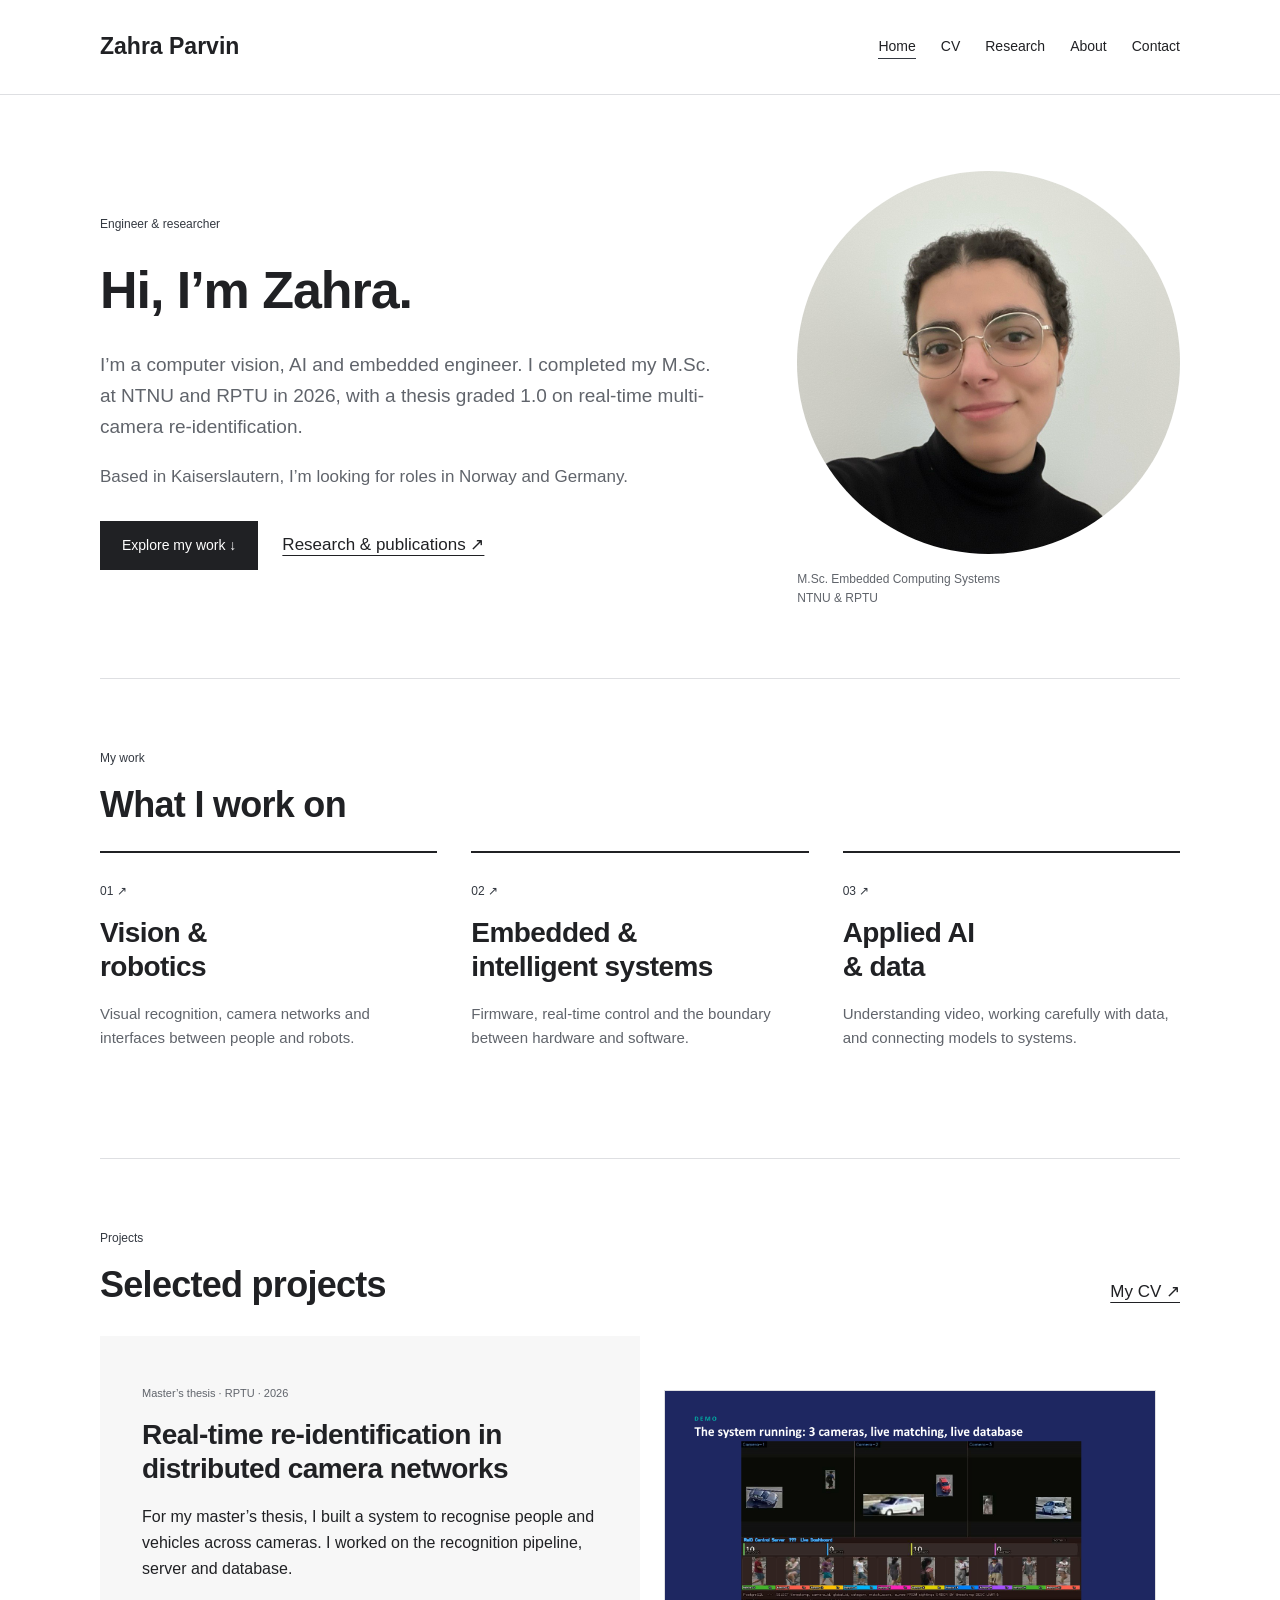
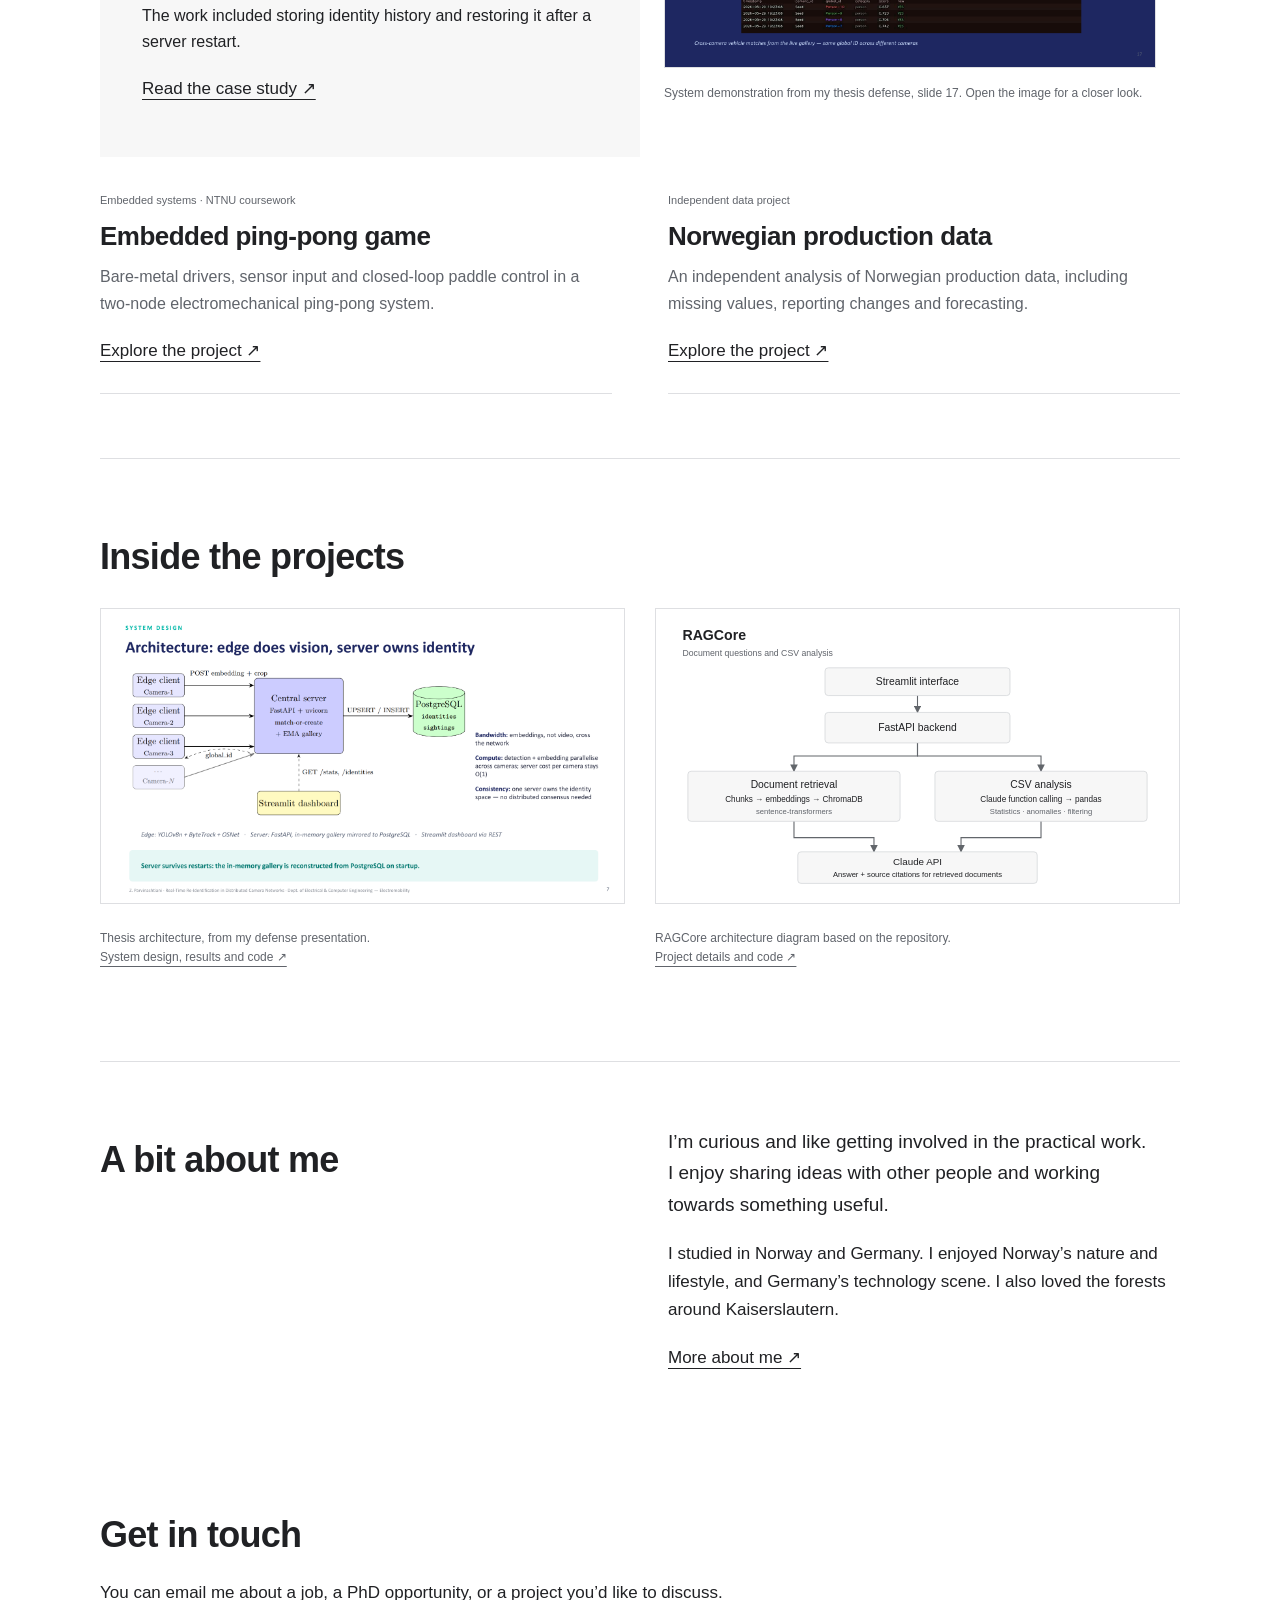
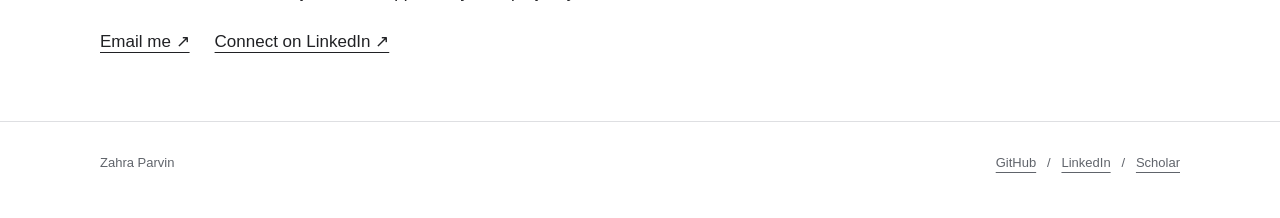
<file: index.html>
<!doctype html><html lang="en"><head><meta charset="utf-8"><meta name="viewport" content="width=device-width, initial-scale=1"><title>Engineer & researcher · Zahra Parvin</title><meta name="description" content="Zahra Parvin: computer vision, embedded systems and applied AI. Projects, publications and CV."><meta property="og:type" content="website"><meta property="og:title" content="Engineer &amp; researcher | Zahra Parvin"><meta property="og:description" content="Computer vision, AI and embedded engineer. M.Sc. NTNU/RPTU, 2026; thesis graded 1.0. Based in Kaiserslautern, seeking roles in Norway and Germany."><meta property="og:image" content="https://zahraparvin.github.io/portrait.jpg"><meta property="og:image:alt" content="Zahra Parvin"><meta property="og:url" content="https://zahraparvin.github.io/"><meta name="twitter:card" content="summary_large_image"><meta name="theme-color" content="#ffffff"><link rel="icon" href="favicon.svg" type="image/svg+xml"><link rel="stylesheet" href="style.css"></head><body><a class="skip" href="#main">Skip to content</a><header><div class="wrap"><nav aria-label="Main navigation"><a class="brand" href="index.html">Zahra Parvin</a><div class="links"><a href="index.html" aria-current="page">Home</a><a href="cv.html">CV</a><a href="research.html">Research</a><a href="about.html">About</a><a href="contact.html">Contact</a></div></nav></div></header><main id="main" class="wrap"><section class="hero"><div><span class="eyebrow">Engineer &amp; researcher</span><h1>Hi, I’m Zahra.</h1><p class="lead">I’m a computer vision, AI and embedded engineer. I completed my M.Sc. at NTNU and RPTU in 2026, with a thesis graded 1.0 on real-time multi-camera re-identification.</p><p class="lead">Based in Kaiserslautern, I’m looking for roles in Norway and Germany.</p><div class="actions"><a class="button" href="#work">Explore my work ↓</a><a href="research.html">Research &amp; publications ↗</a></div></div><figure><img class="portrait" src="portrait.jpg" alt="Zahra Parvin" width="400" height="400"><figcaption>M.Sc. Embedded Computing Systems<br>NTNU &amp; RPTU</figcaption></figure></section><section class="section" id="work"><div class="section-head"><div><span class="eyebrow">My work</span><h2>What I work on</h2></div></div><div class="paths"><a class="path" href="vision.html"><span class="num">01 ↗</span><h3>Vision &amp;<br>robotics</h3><p>Visual recognition, camera networks and interfaces between people and robots.</p></a><a class="path" href="embedded.html"><span class="num">02 ↗</span><h3>Embedded &amp;<br>intelligent systems</h3><p>Firmware, real-time control and the boundary between hardware and software.</p></a><a class="path" href="ai-data.html"><span class="num">03 ↗</span><h3>Applied AI<br>&amp; data</h3><p>Understanding video, working carefully with data, and connecting models to systems.</p></a></div></section><section class="section"><div class="section-head"><div><span class="eyebrow">Projects</span><h2>Selected projects</h2></div><a href="cv.html">My CV ↗</a></div><div class="feature"><div class="feature-copy"><span class="tags">Master’s thesis · RPTU · 2026</span><h3>Real-time re-identification in distributed camera networks</h3><p>For my master’s thesis, I built a system to recognise people and vehicles across cameras. I worked on the recognition pipeline, server and database.</p><p>The work included storing identity history and restoring it after a server restart.</p><a href="reidentification.html">Read the case study ↗</a></div><div class="feature-media"><figure class="project-visual"><a href="assets/thesis-demo.png" target="_blank" rel="noopener"><img src="assets/thesis-demo.png" alt="Thesis defense slide showing three camera views, the identity gallery and database sightings" loading="lazy" width="1600" height="900"></a><figcaption>System demonstration from my thesis defense, slide 17. Open the image for a closer look.</figcaption></figure></div></div><div class="two"><article class="project-row"><span class="tags">Embedded systems · NTNU coursework</span><h3>Embedded ping-pong game</h3><p>Bare-metal drivers, sensor input and closed-loop paddle control in a two-node electromechanical ping-pong system.</p><a href="pingpong.html">Explore the project ↗</a></article><article class="project-row"><span class="tags">Independent data project</span><h3>Norwegian production data</h3><p>An independent analysis of Norwegian production data, including missing values, reporting changes and forecasting.</p><a href="norwegian-data.html">Explore the project ↗</a></article></div></section><section class="section"><h2>Inside the projects</h2><div class="project-gallery"><figure><a href="reidentification.html"><img src="assets/thesis-architecture.png" alt="Thesis architecture showing edge vision processing and central identity matching" loading="lazy"></a><figcaption>Thesis architecture, from my defense presentation.<br><a href="reidentification.html">System design, results and code ↗</a></figcaption></figure><figure><a href="ai-data.html#ragcore"><img src="assets/ragcore-architecture.svg" alt="RAGCore: document retrieval and CSV analysis through a FastAPI backend and Claude" loading="lazy"></a><figcaption>RAGCore architecture diagram based on the repository.<br><a href="ai-data.html#ragcore">Project details and code ↗</a></figcaption></figure></div></section><section class="section two"><div><h2>A bit about me</h2></div><div><p class="about-quote">I’m curious and like getting involved in the practical work. I enjoy sharing ideas with other people and working towards something useful.</p><p>I studied in Norway and Germany. I enjoyed Norway’s nature and lifestyle, and Germany’s technology scene. I also loved the forests around Kaiserslautern.</p><a href="about.html">More about me ↗</a></div></section><section class="contact"><h2>Get in touch</h2><p>You can email me about a job, a PhD opportunity, or a project you’d like to discuss.</p><div class="contact-links"><a href="mailto:zahraparvin1999@gmail.com">Email me ↗</a><a href="https://www.linkedin.com/in/zahraparvin/">Connect on LinkedIn ↗</a></div></section></main><footer><div class="wrap footer-inner"><span>Zahra Parvin</span><span><a href="https://github.com/ZahraParvin">GitHub</a> &nbsp; / &nbsp; <a href="https://www.linkedin.com/in/zahraparvin/">LinkedIn</a> &nbsp; / &nbsp; <a href="https://scholar.google.com/citations?user=eEbs2mEAAAAJ">Scholar</a></span></div></footer></body></html>
</file>
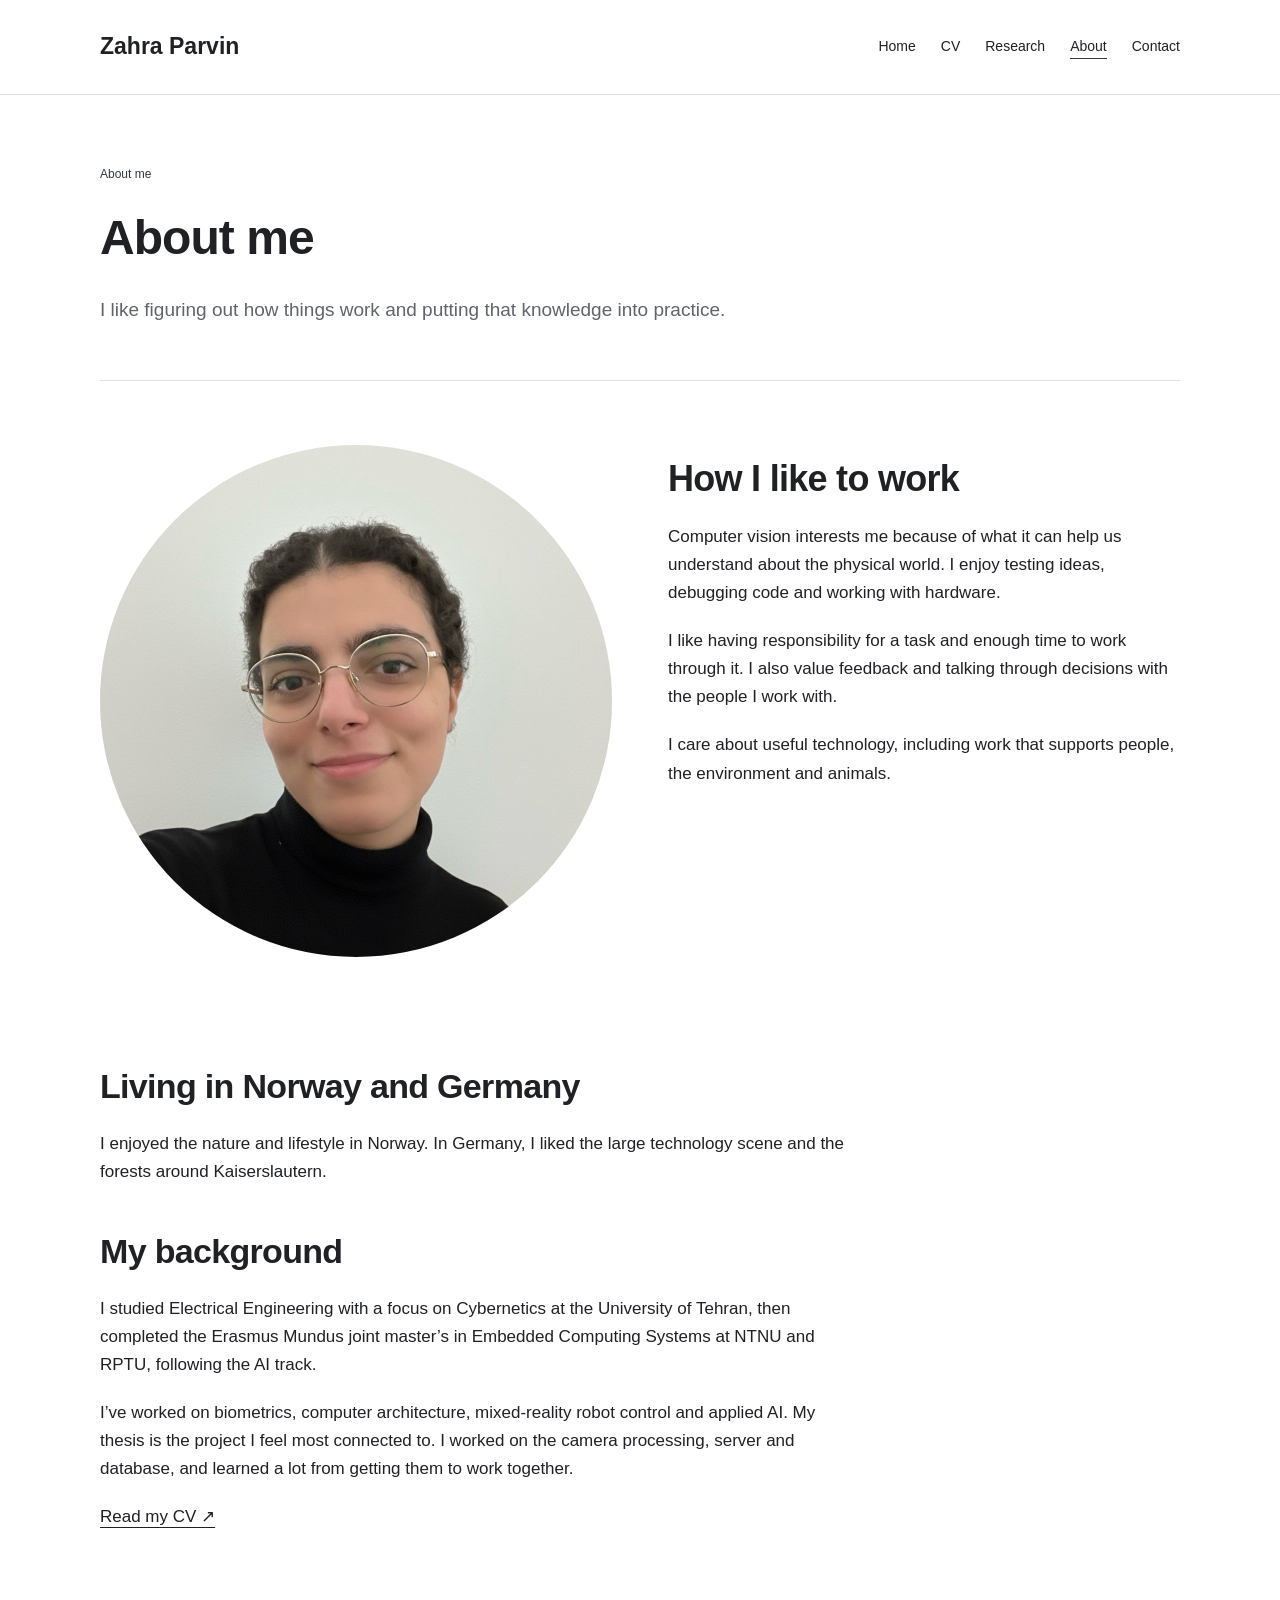
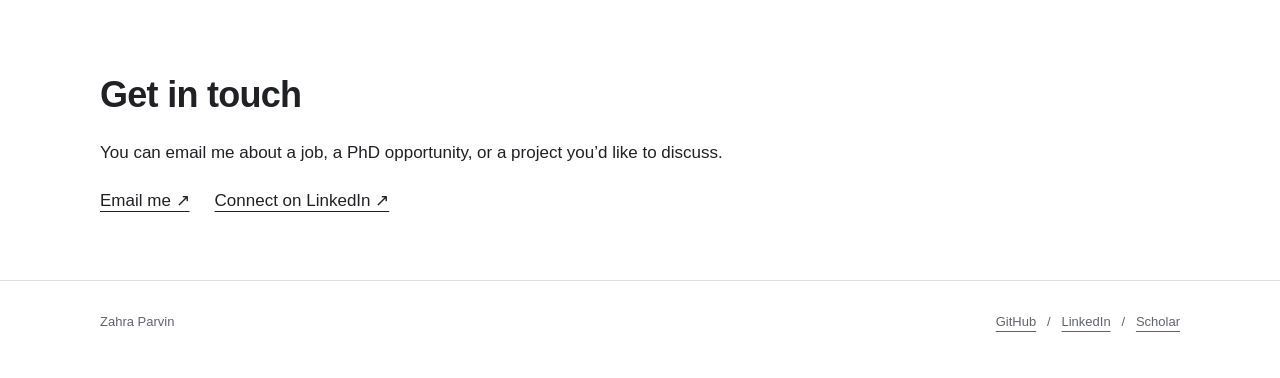
<file: about.html>
<!doctype html><html lang="en"><head><meta charset="utf-8"><meta name="viewport" content="width=device-width, initial-scale=1"><title>About · Zahra Parvin</title><meta name="description" content="Zahra Parvin: computer vision, embedded systems and applied AI. Projects, publications and CV."><meta property="og:type" content="website"><meta property="og:title" content="About | Zahra Parvin"><meta property="og:description" content="Computer vision, AI and embedded engineer. M.Sc. NTNU/RPTU, 2026; thesis graded 1.0. Based in Kaiserslautern, seeking roles in Norway and Germany."><meta property="og:image" content="https://zahraparvin.github.io/portrait.jpg"><meta property="og:image:alt" content="Zahra Parvin"><meta property="og:url" content="https://zahraparvin.github.io/about.html"><meta name="twitter:card" content="summary_large_image"><meta name="theme-color" content="#ffffff"><link rel="icon" href="favicon.svg" type="image/svg+xml"><link rel="stylesheet" href="style.css"></head><body><a class="skip" href="#main">Skip to content</a><header><div class="wrap"><nav aria-label="Main navigation"><a class="brand" href="index.html">Zahra Parvin</a><div class="links"><a href="index.html">Home</a><a href="cv.html">CV</a><a href="research.html">Research</a><a href="about.html" aria-current="page">About</a><a href="contact.html">Contact</a></div></nav></div></header><main id="main" class="wrap"><div class="page-head"><span class="eyebrow">About me</span><h1>About me</h1><p class="lead">I like figuring out how things work and putting that knowledge into practice.</p></div><div class="two section"><figure><img class="portrait" src="portrait.jpg" alt="Zahra Parvin" width="400" height="400"></figure><div><h2>How I like to work</h2><p>Computer vision interests me because of what it can help us understand about the physical world. I enjoy testing ideas, debugging code and working with hardware.</p><p>I like having responsibility for a task and enough time to work through it. I also value feedback and talking through decisions with the people I work with.</p><p>I care about useful technology, including work that supports people, the environment and animals.</p></div></div><div class="prose"><h2>Living in Norway and Germany</h2><p>I enjoyed the nature and lifestyle in Norway. In Germany, I liked the large technology scene and the forests around Kaiserslautern.</p><h2>My background</h2><p>I studied Electrical Engineering with a focus on Cybernetics at the University of Tehran, then completed the Erasmus Mundus joint master’s in Embedded Computing Systems at NTNU and RPTU, following the AI track.</p><p>I’ve worked on biometrics, computer architecture, mixed-reality robot control and applied AI. My thesis is the project I feel most connected to. I worked on the camera processing, server and database, and learned a lot from getting them to work together.</p><a href="cv.html">Read my CV ↗</a></div><section class="contact"><h2>Get in touch</h2><p>You can email me about a job, a PhD opportunity, or a project you’d like to discuss.</p><div class="contact-links"><a href="mailto:zahraparvin1999@gmail.com">Email me ↗</a><a href="https://www.linkedin.com/in/zahraparvin/">Connect on LinkedIn ↗</a></div></section></main><footer><div class="wrap footer-inner"><span>Zahra Parvin</span><span><a href="https://github.com/ZahraParvin">GitHub</a> &nbsp; / &nbsp; <a href="https://www.linkedin.com/in/zahraparvin/">LinkedIn</a> &nbsp; / &nbsp; <a href="https://scholar.google.com/citations?user=eEbs2mEAAAAJ">Scholar</a></span></div></footer></body></html>
</file>
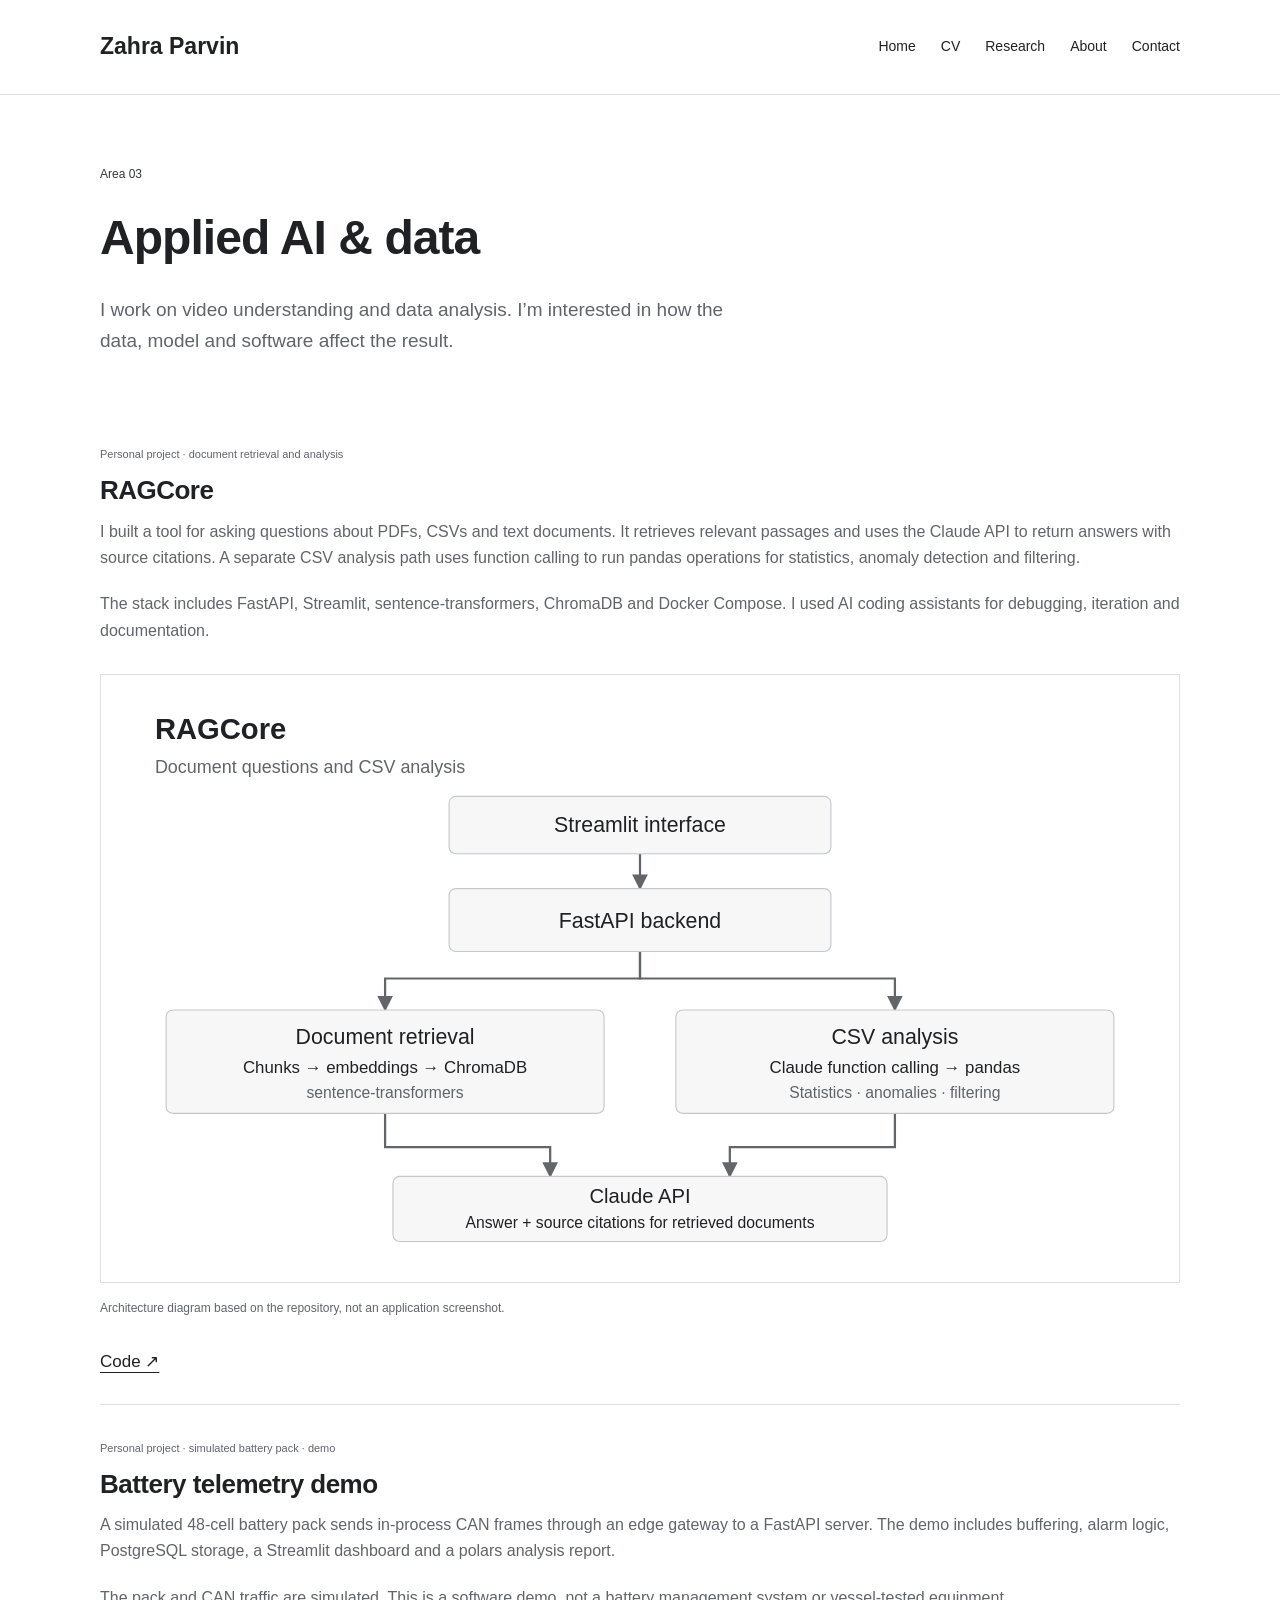
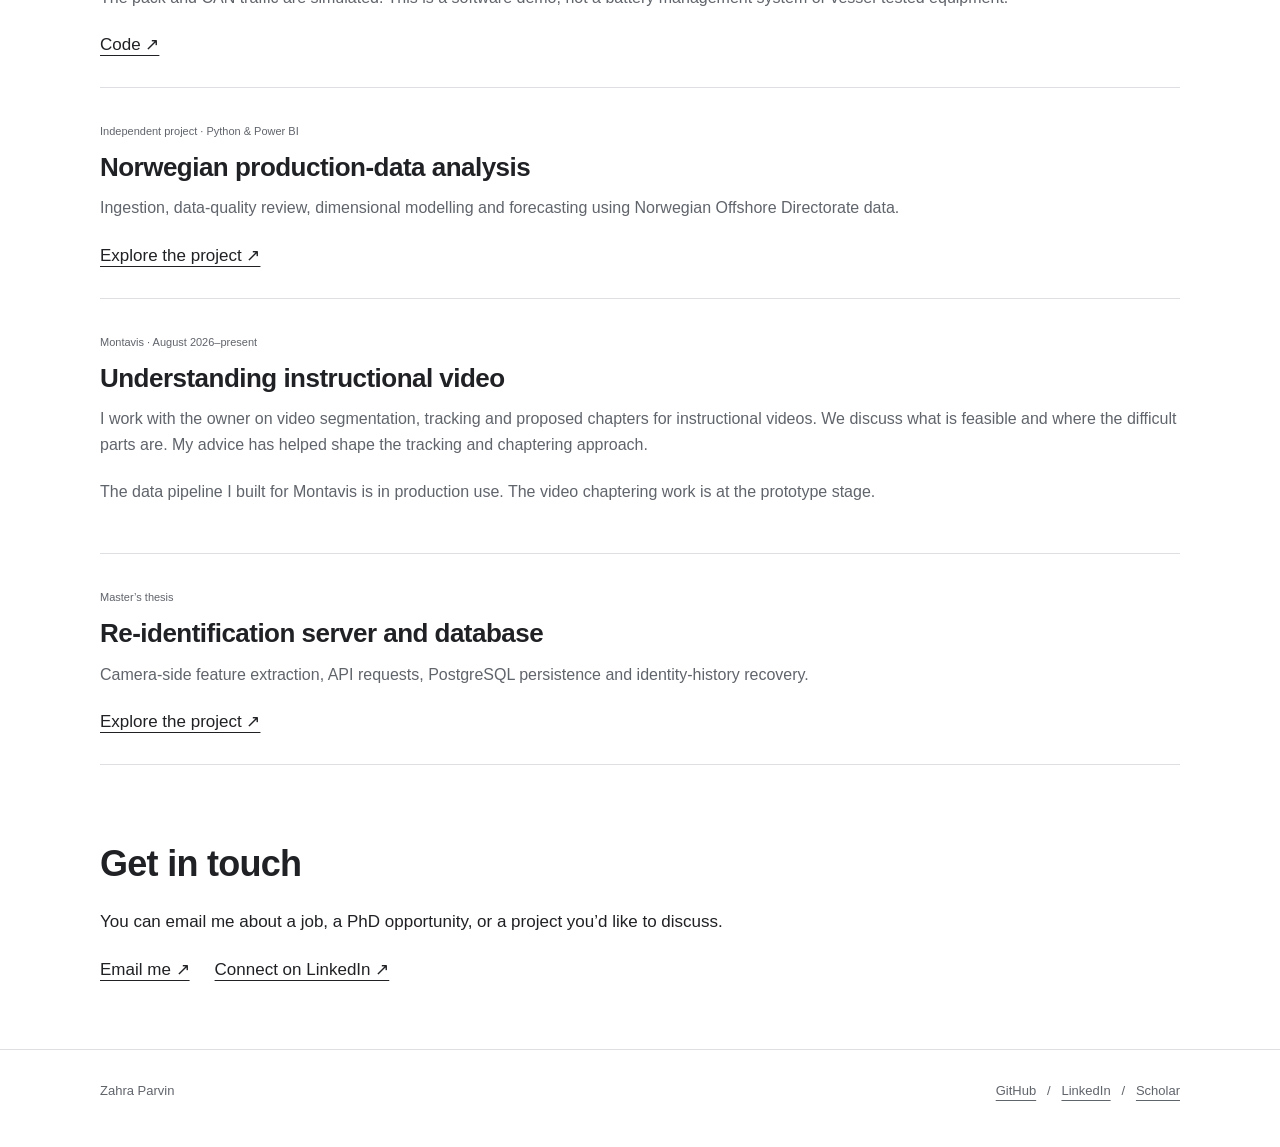
<file: ai-data.html>
<!doctype html><html lang="en"><head><meta charset="utf-8"><meta name="viewport" content="width=device-width, initial-scale=1"><title>Applied AI & data · Zahra Parvin</title><meta name="description" content="Zahra Parvin: computer vision, embedded systems and applied AI. Projects, publications and CV."><meta property="og:type" content="website"><meta property="og:title" content="Applied AI &amp; data | Zahra Parvin"><meta property="og:description" content="Computer vision, AI and embedded engineer. M.Sc. NTNU/RPTU, 2026; thesis graded 1.0. Based in Kaiserslautern, seeking roles in Norway and Germany."><meta property="og:image" content="https://zahraparvin.github.io/portrait.jpg"><meta property="og:image:alt" content="Zahra Parvin"><meta property="og:url" content="https://zahraparvin.github.io/ai-data.html"><meta name="twitter:card" content="summary_large_image"><meta name="theme-color" content="#ffffff"><link rel="icon" href="favicon.svg" type="image/svg+xml"><link rel="stylesheet" href="style.css"></head><body><a class="skip" href="#main">Skip to content</a><header><div class="wrap"><nav aria-label="Main navigation"><a class="brand" href="index.html">Zahra Parvin</a><div class="links"><a href="index.html">Home</a><a href="cv.html">CV</a><a href="research.html">Research</a><a href="about.html">About</a><a href="contact.html">Contact</a></div></nav></div></header><main id="main" class="wrap"><div class="page-head"><span class="eyebrow">Area 03</span><h1>Applied AI &amp; data</h1><p class="lead">I work on video understanding and data analysis. I’m interested in how the data, model and software affect the result.</p></div><article class="project-row" id="ragcore"><span class="tags">Personal project · document retrieval and analysis</span><h3>RAGCore</h3><p>I built a tool for asking questions about PDFs, CSVs and text documents. It retrieves relevant passages and uses the Claude API to return answers with source citations. A separate CSV analysis path uses function calling to run pandas operations for statistics, anomaly detection and filtering.</p><p>The stack includes FastAPI, Streamlit, sentence-transformers, ChromaDB and Docker Compose. I used AI coding assistants for debugging, iteration and documentation.</p><figure class="project-visual"><img src="assets/ragcore-architecture.svg" alt="Diagram of RAGCore document retrieval and CSV analysis paths" loading="lazy"><figcaption>Architecture diagram based on the repository, not an application screenshot.</figcaption></figure><a href="https://github.com/ZahraParvin/ragcore">Code ↗</a></article><article class="project-row" id="bms-telemetry"><span class="tags">Personal project · simulated battery pack · demo</span><h3>Battery telemetry demo</h3><p>A simulated 48-cell battery pack sends in-process CAN frames through an edge gateway to a FastAPI server. The demo includes buffering, alarm logic, PostgreSQL storage, a Streamlit dashboard and a polars analysis report.</p><p>The pack and CAN traffic are simulated. This is a software demo, not a battery management system or vessel-tested equipment.</p><a href="https://github.com/ZahraParvin/bms-telemetry-demo">Code ↗</a></article><article class="project-row"><span class="tags">Independent project · Python & Power BI</span><h3>Norwegian production-data analysis</h3><p>Ingestion, data-quality review, dimensional modelling and forecasting using Norwegian Offshore Directorate data.</p><a href="norwegian-data.html">Explore the project ↗</a></article><article class="project-row"><span class="tags">Montavis · August 2026–present</span><h3>Understanding instructional video</h3><p>I work with the owner on video segmentation, tracking and proposed chapters for instructional videos. We discuss what is feasible and where the difficult parts are. My advice has helped shape the tracking and chaptering approach.</p><p>The data pipeline I built for Montavis is in production use. The video chaptering work is at the prototype stage.</p></article><article class="project-row"><span class="tags">Master’s thesis</span><h3>Re-identification server and database</h3><p>Camera-side feature extraction, API requests, PostgreSQL persistence and identity-history recovery.</p><a href="reidentification.html">Explore the project ↗</a></article><section class="contact"><h2>Get in touch</h2><p>You can email me about a job, a PhD opportunity, or a project you’d like to discuss.</p><div class="contact-links"><a href="mailto:zahraparvin1999@gmail.com">Email me ↗</a><a href="https://www.linkedin.com/in/zahraparvin/">Connect on LinkedIn ↗</a></div></section></main><footer><div class="wrap footer-inner"><span>Zahra Parvin</span><span><a href="https://github.com/ZahraParvin">GitHub</a> &nbsp; / &nbsp; <a href="https://www.linkedin.com/in/zahraparvin/">LinkedIn</a> &nbsp; / &nbsp; <a href="https://scholar.google.com/citations?user=eEbs2mEAAAAJ">Scholar</a></span></div></footer></body></html>
</file>
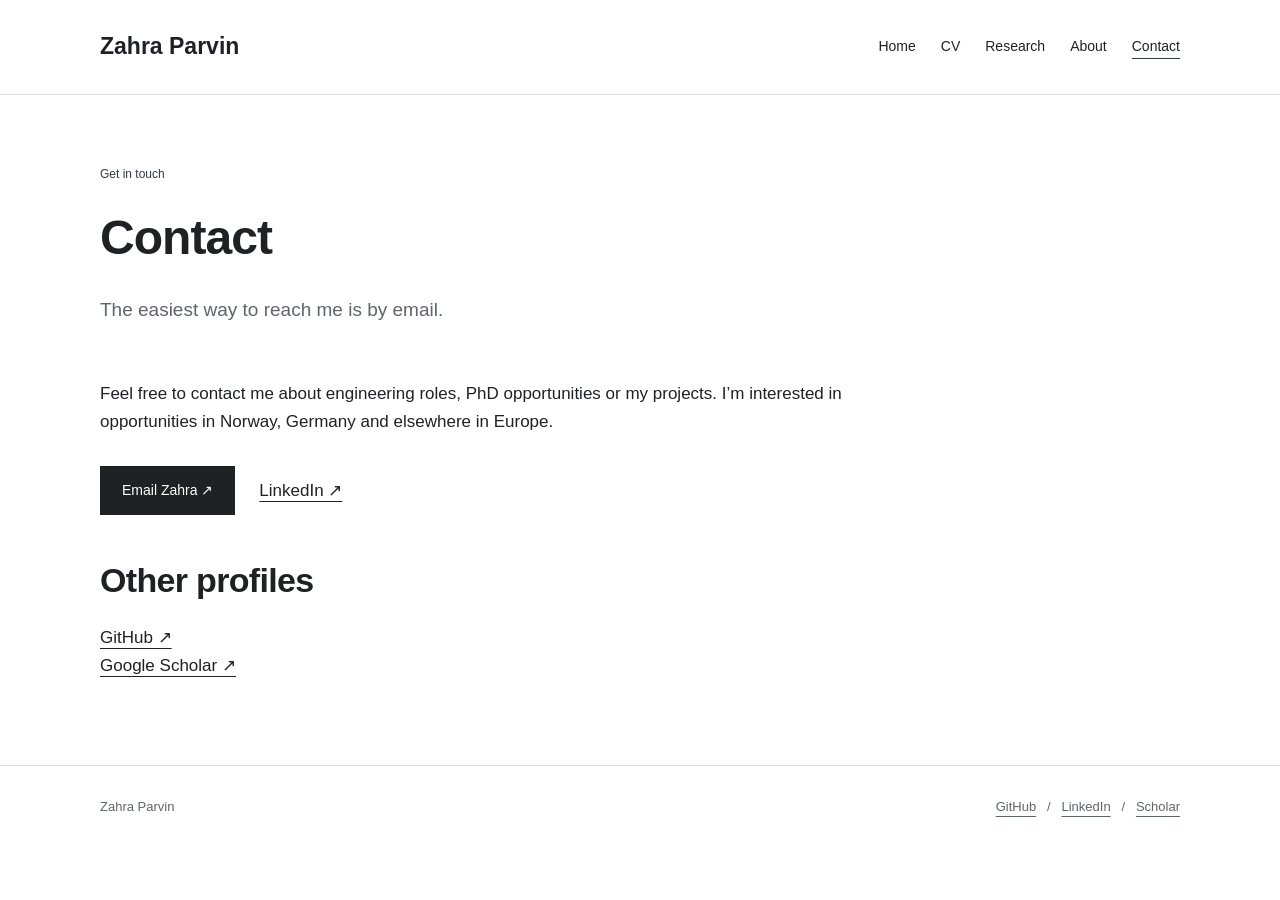
<file: contact.html>
<!doctype html><html lang="en"><head><meta charset="utf-8"><meta name="viewport" content="width=device-width, initial-scale=1"><title>Contact · Zahra Parvin</title><meta name="description" content="Zahra Parvin: computer vision, embedded systems and applied AI. Projects, publications and CV."><meta property="og:type" content="website"><meta property="og:title" content="Contact | Zahra Parvin"><meta property="og:description" content="Computer vision, AI and embedded engineer. M.Sc. NTNU/RPTU, 2026; thesis graded 1.0. Based in Kaiserslautern, seeking roles in Norway and Germany."><meta property="og:image" content="https://zahraparvin.github.io/portrait.jpg"><meta property="og:image:alt" content="Zahra Parvin"><meta property="og:url" content="https://zahraparvin.github.io/contact.html"><meta name="twitter:card" content="summary_large_image"><meta name="theme-color" content="#ffffff"><link rel="icon" href="favicon.svg" type="image/svg+xml"><link rel="stylesheet" href="style.css"></head><body><a class="skip" href="#main">Skip to content</a><header><div class="wrap"><nav aria-label="Main navigation"><a class="brand" href="index.html">Zahra Parvin</a><div class="links"><a href="index.html">Home</a><a href="cv.html">CV</a><a href="research.html">Research</a><a href="about.html">About</a><a href="contact.html" aria-current="page">Contact</a></div></nav></div></header><main id="main" class="wrap"><div class="page-head"><span class="eyebrow">Get in touch</span><h1>Contact</h1><p class="lead">The easiest way to reach me is by email.</p></div><div class="prose"><p>Feel free to contact me about engineering roles, PhD opportunities or my projects. I’m interested in opportunities in Norway, Germany and elsewhere in Europe.</p><div class="actions"><a class="button" href="mailto:zahraparvin1999@gmail.com">Email Zahra ↗</a><a href="https://www.linkedin.com/in/zahraparvin/">LinkedIn ↗</a></div><h2>Other profiles</h2><p><a href="https://github.com/ZahraParvin">GitHub ↗</a><br><a href="https://scholar.google.com/citations?user=eEbs2mEAAAAJ">Google Scholar ↗</a></p></div></main><footer><div class="wrap footer-inner"><span>Zahra Parvin</span><span><a href="https://github.com/ZahraParvin">GitHub</a> &nbsp; / &nbsp; <a href="https://www.linkedin.com/in/zahraparvin/">LinkedIn</a> &nbsp; / &nbsp; <a href="https://scholar.google.com/citations?user=eEbs2mEAAAAJ">Scholar</a></span></div></footer></body></html>
</file>
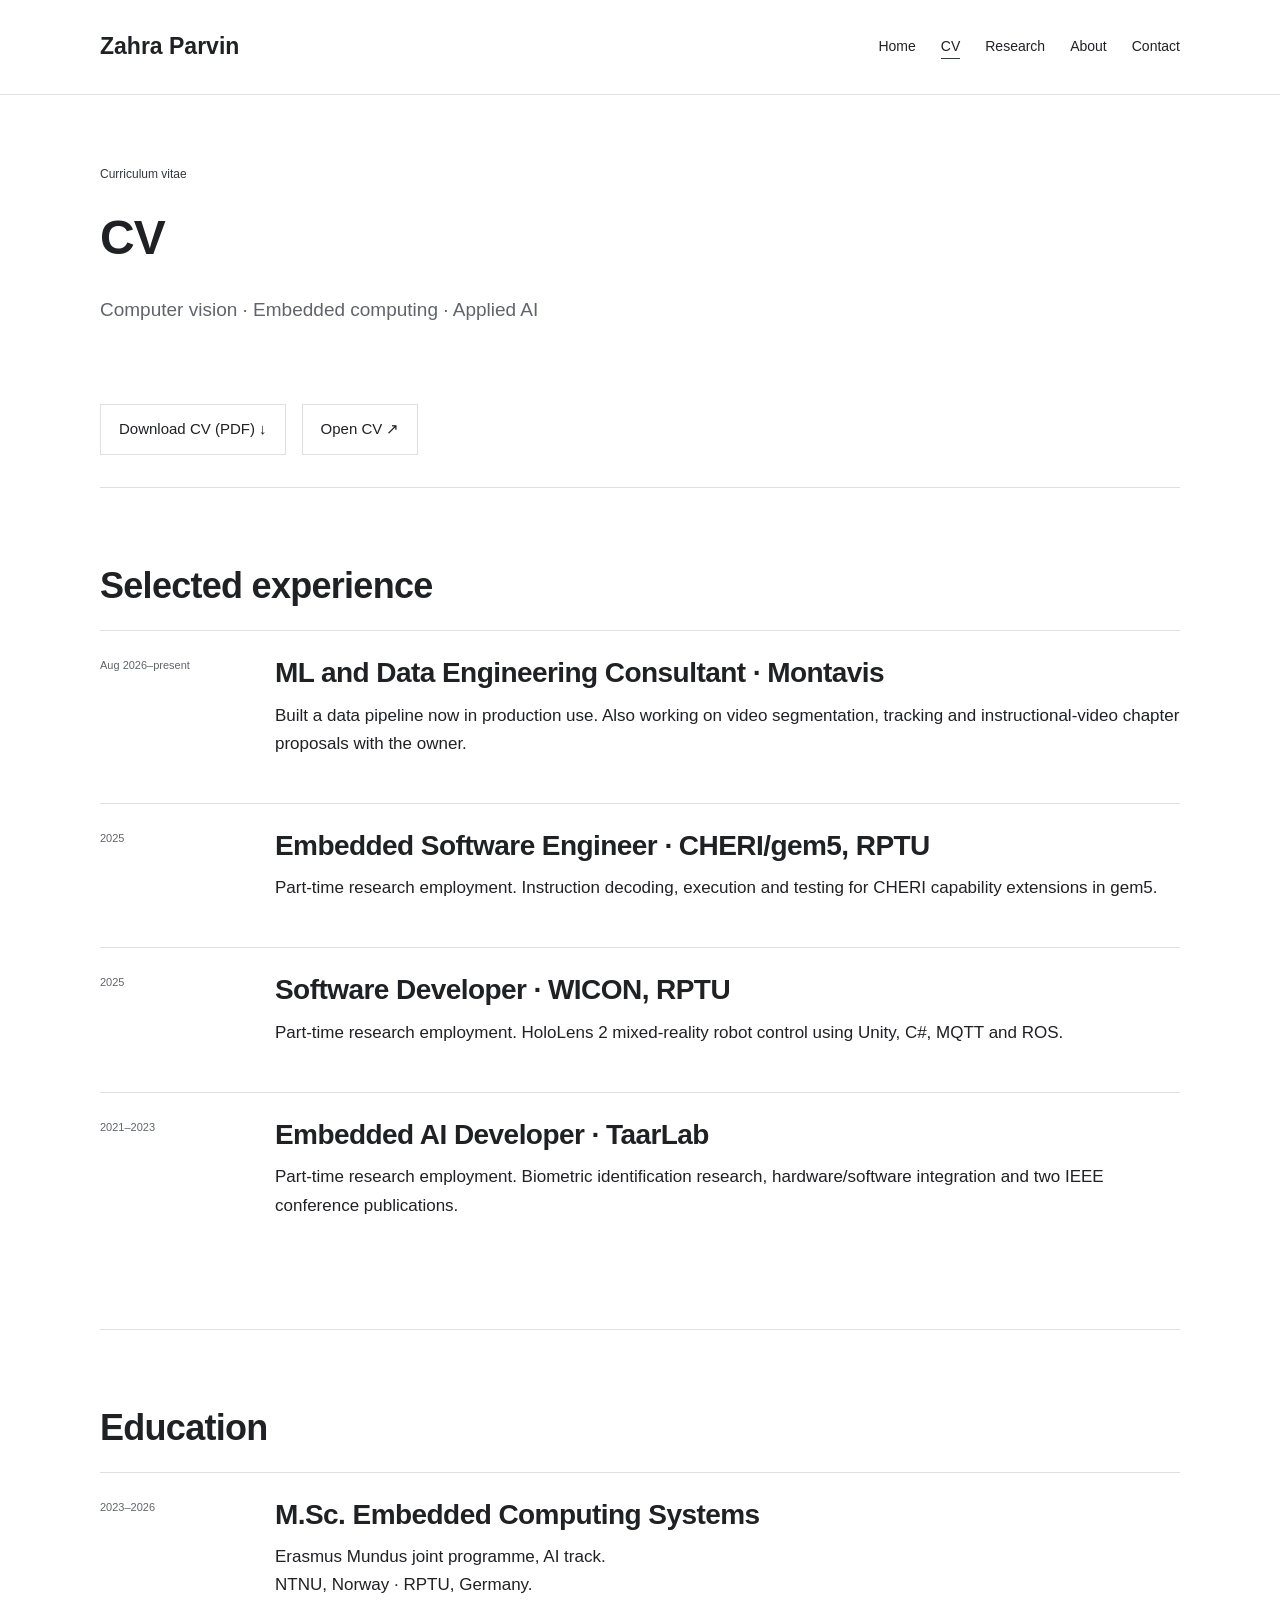
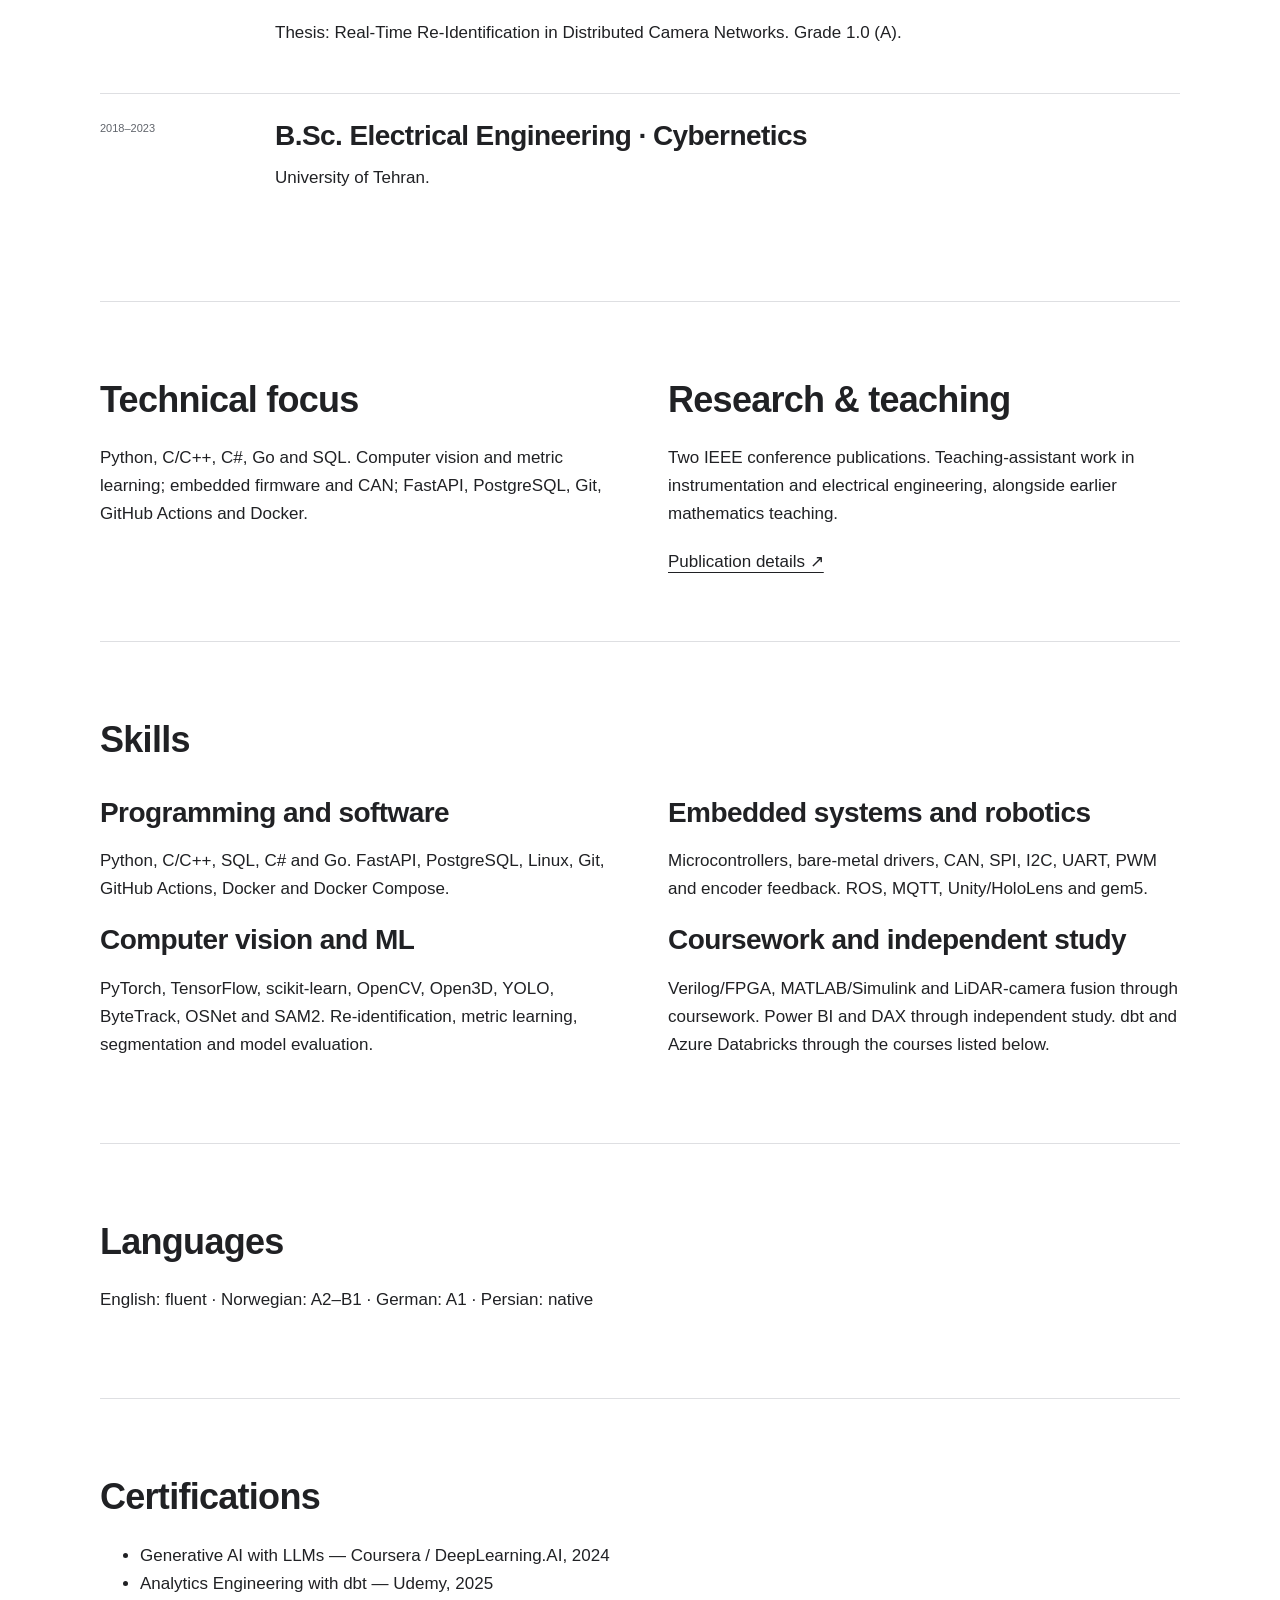
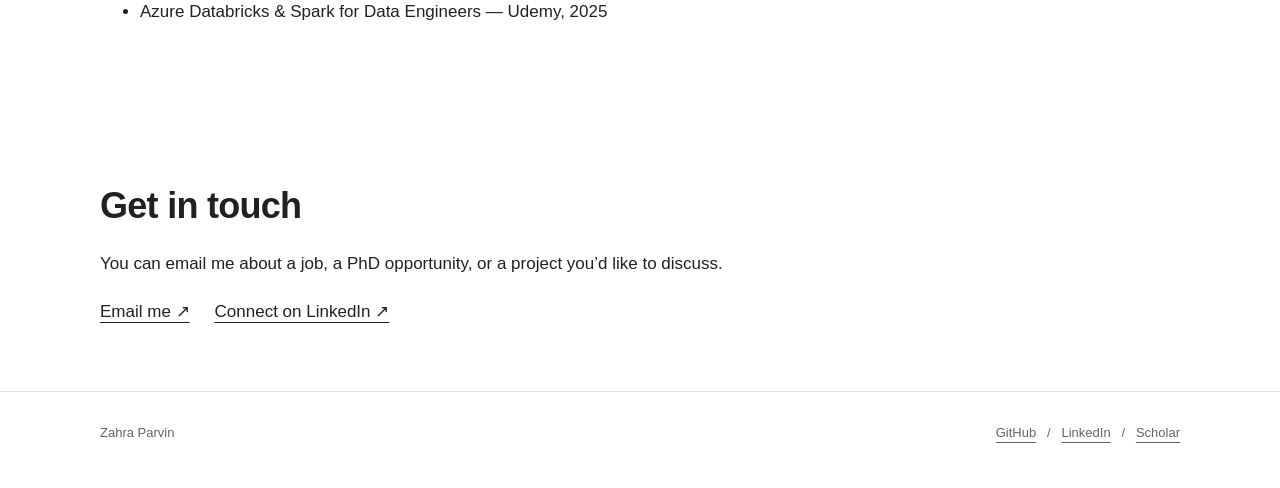
<file: cv.html>
<!doctype html><html lang="en"><head><meta charset="utf-8"><meta name="viewport" content="width=device-width, initial-scale=1"><title>CV · Zahra Parvin</title><meta name="description" content="Zahra Parvin: computer vision, embedded systems and applied AI. Projects, publications and CV."><meta property="og:type" content="website"><meta property="og:title" content="CV | Zahra Parvin"><meta property="og:description" content="Computer vision, AI and embedded engineer. M.Sc. NTNU/RPTU, 2026; thesis graded 1.0. Based in Kaiserslautern, seeking roles in Norway and Germany."><meta property="og:image" content="https://zahraparvin.github.io/portrait.jpg"><meta property="og:image:alt" content="Zahra Parvin"><meta property="og:url" content="https://zahraparvin.github.io/cv.html"><meta name="twitter:card" content="summary_large_image"><meta name="theme-color" content="#ffffff"><link rel="icon" href="favicon.svg" type="image/svg+xml"><link rel="stylesheet" href="style.css"></head><body><a class="skip" href="#main">Skip to content</a><header><div class="wrap"><nav aria-label="Main navigation"><a class="brand" href="index.html">Zahra Parvin</a><div class="links"><a href="index.html">Home</a><a href="cv.html" aria-current="page">CV</a><a href="research.html">Research</a><a href="about.html">About</a><a href="contact.html">Contact</a></div></nav></div></header><main id="main" class="wrap"><div class="page-head"><span class="eyebrow">Curriculum vitae</span><h1>CV</h1><p class="lead">Computer vision · Embedded computing · Applied AI</p></div><div class="document-links"><a href="documents/Zahra_Parvin_CV.pdf" download>Download CV (PDF) ↓</a><a href="documents/Zahra_Parvin_CV.pdf" target="_blank" rel="noopener">Open CV ↗</a></div><section class="section"><h2>Selected experience</h2><div class="timeline"><span class="tags">Aug 2026–present</span><div><h3>ML and Data Engineering Consultant · Montavis</h3><p>Built a data pipeline now in production use. Also working on video segmentation, tracking and instructional-video chapter proposals with the owner.</p></div></div><div class="timeline"><span class="tags">2025</span><div><h3>Embedded Software Engineer · CHERI/gem5, RPTU</h3><p>Part-time research employment. Instruction decoding, execution and testing for CHERI capability extensions in gem5.</p></div></div><div class="timeline"><span class="tags">2025</span><div><h3>Software Developer · WICON, RPTU</h3><p>Part-time research employment. HoloLens 2 mixed-reality robot control using Unity, C#, MQTT and ROS.</p></div></div><div class="timeline"><span class="tags">2021–2023</span><div><h3>Embedded AI Developer · TaarLab</h3><p>Part-time research employment. Biometric identification research, hardware/software integration and two IEEE conference publications.</p></div></div></section><section class="section"><h2>Education</h2><div class="timeline"><span class="tags">2023–2026</span><div><h3>M.Sc. Embedded Computing Systems</h3><p>Erasmus Mundus joint programme, AI track.<br>NTNU, Norway · RPTU, Germany.</p><p>Thesis: Real-Time Re-Identification in Distributed Camera Networks. Grade 1.0 (A).</p></div></div><div class="timeline"><span class="tags">2018–2023</span><div><h3>B.Sc. Electrical Engineering · Cybernetics</h3><p>University of Tehran.</p></div></div></section><section class="section two"><div><h2>Technical focus</h2><p>Python, C/C++, C#, Go and SQL. Computer vision and metric learning; embedded firmware and CAN; FastAPI, PostgreSQL, Git, GitHub Actions and Docker.</p></div><div><h2>Research &amp; teaching</h2><p>Two IEEE conference publications. Teaching-assistant work in instrumentation and electrical engineering, alongside earlier mathematics teaching.</p><a href="research.html">Publication details ↗</a></div></section><section class="section"><h2>Skills</h2><div class="two"><div><h3>Programming and software</h3><p>Python, C/C++, SQL, C# and Go. FastAPI, PostgreSQL, Linux, Git, GitHub Actions, Docker and Docker Compose.</p><h3>Computer vision and ML</h3><p>PyTorch, TensorFlow, scikit-learn, OpenCV, Open3D, YOLO, ByteTrack, OSNet and SAM2. Re-identification, metric learning, segmentation and model evaluation.</p></div><div><h3>Embedded systems and robotics</h3><p>Microcontrollers, bare-metal drivers, CAN, SPI, I2C, UART, PWM and encoder feedback. ROS, MQTT, Unity/HoloLens and gem5.</p><h3>Coursework and independent study</h3><p>Verilog/FPGA, MATLAB/Simulink and LiDAR-camera fusion through coursework. Power BI and DAX through independent study. dbt and Azure Databricks through the courses listed below.</p></div></div></section><section class="section"><h2>Languages</h2><p>English: fluent · Norwegian: A2–B1 · German: A1 · Persian: native</p></section><section class="section"><h2>Certifications</h2><ul><li>Generative AI with LLMs — Coursera / DeepLearning.AI, 2024</li><li>Analytics Engineering with dbt — Udemy, 2025</li><li>Azure Databricks &amp; Spark for Data Engineers — Udemy, 2025</li></ul></section><section class="contact"><h2>Get in touch</h2><p>You can email me about a job, a PhD opportunity, or a project you’d like to discuss.</p><div class="contact-links"><a href="mailto:zahraparvin1999@gmail.com">Email me ↗</a><a href="https://www.linkedin.com/in/zahraparvin/">Connect on LinkedIn ↗</a></div></section></main><footer><div class="wrap footer-inner"><span>Zahra Parvin</span><span><a href="https://github.com/ZahraParvin">GitHub</a> &nbsp; / &nbsp; <a href="https://www.linkedin.com/in/zahraparvin/">LinkedIn</a> &nbsp; / &nbsp; <a href="https://scholar.google.com/citations?user=eEbs2mEAAAAJ">Scholar</a></span></div></footer></body></html>
</file>
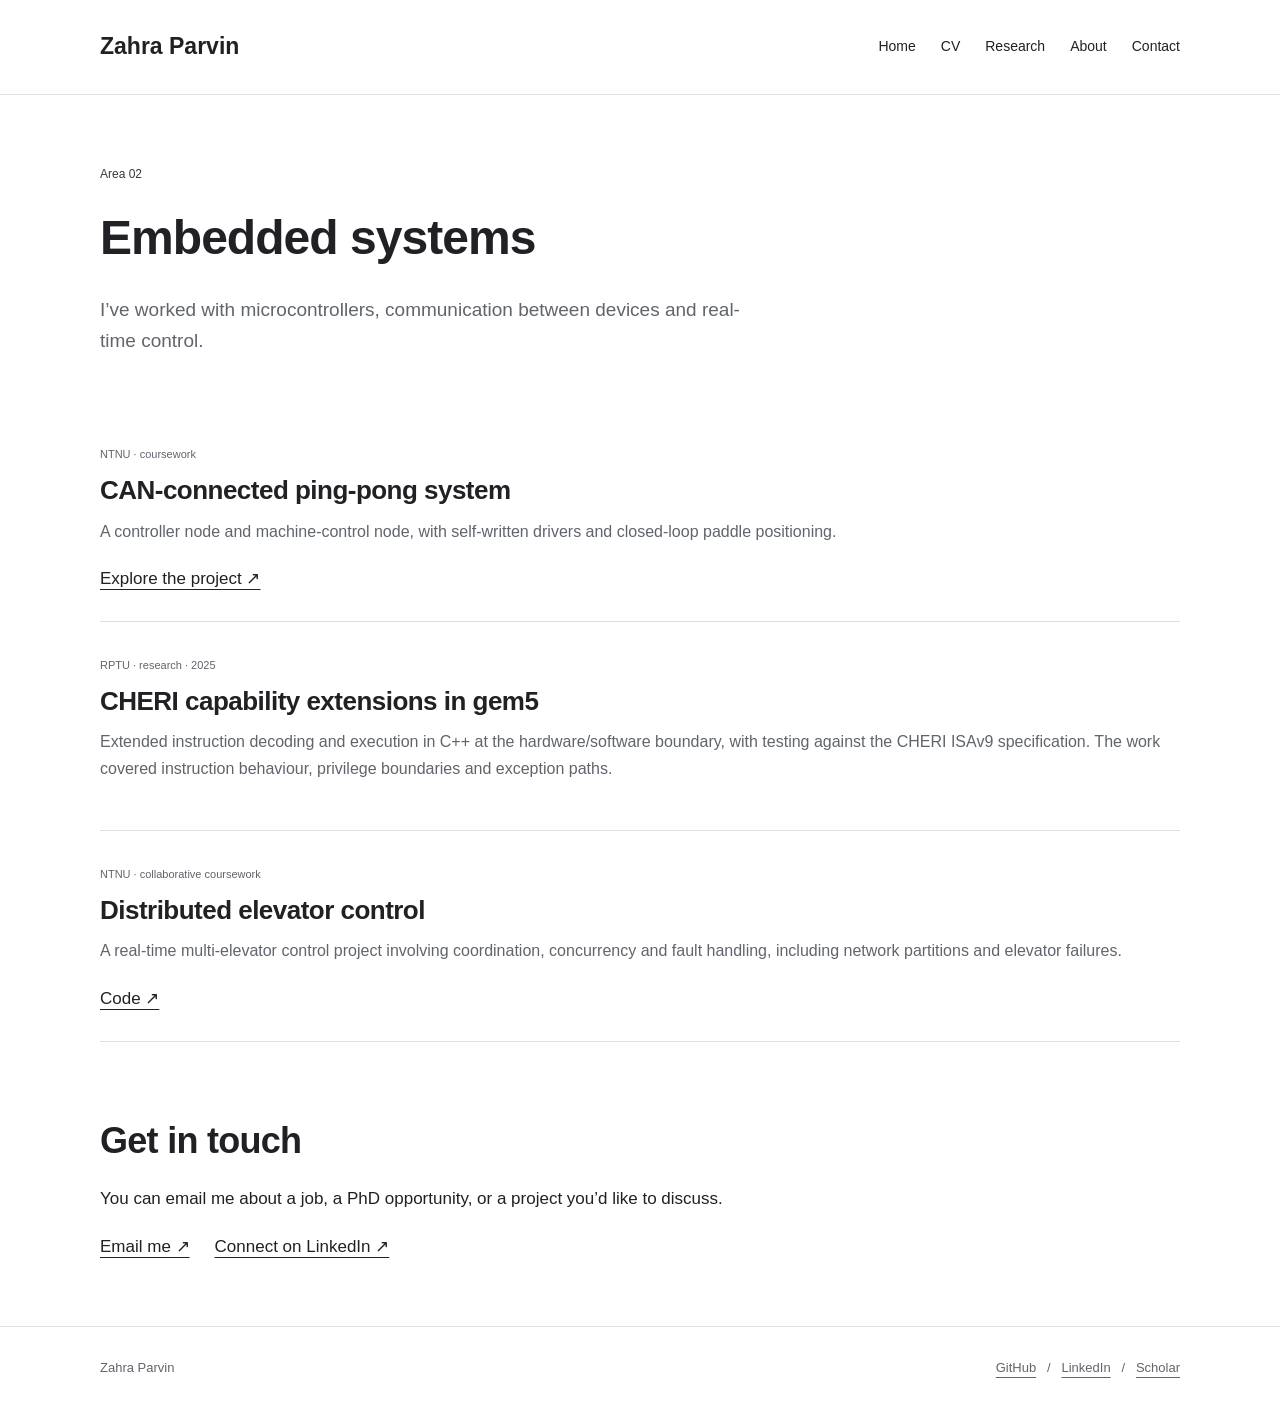
<file: embedded.html>
<!doctype html><html lang="en"><head><meta charset="utf-8"><meta name="viewport" content="width=device-width, initial-scale=1"><title>Embedded & intelligent systems · Zahra Parvin</title><meta name="description" content="Zahra Parvin: computer vision, embedded systems and applied AI. Projects, publications and CV."><meta property="og:type" content="website"><meta property="og:title" content="Embedded &amp; intelligent systems | Zahra Parvin"><meta property="og:description" content="Computer vision, AI and embedded engineer. M.Sc. NTNU/RPTU, 2026; thesis graded 1.0. Based in Kaiserslautern, seeking roles in Norway and Germany."><meta property="og:image" content="https://zahraparvin.github.io/portrait.jpg"><meta property="og:image:alt" content="Zahra Parvin"><meta property="og:url" content="https://zahraparvin.github.io/embedded.html"><meta name="twitter:card" content="summary_large_image"><meta name="theme-color" content="#ffffff"><link rel="icon" href="favicon.svg" type="image/svg+xml"><link rel="stylesheet" href="style.css"></head><body><a class="skip" href="#main">Skip to content</a><header><div class="wrap"><nav aria-label="Main navigation"><a class="brand" href="index.html">Zahra Parvin</a><div class="links"><a href="index.html">Home</a><a href="cv.html">CV</a><a href="research.html">Research</a><a href="about.html">About</a><a href="contact.html">Contact</a></div></nav></div></header><main id="main" class="wrap"><div class="page-head"><span class="eyebrow">Area 02</span><h1>Embedded systems</h1><p class="lead">I’ve worked with microcontrollers, communication between devices and real-time control.</p></div><article class="project-row"><span class="tags">NTNU · coursework</span><h3>CAN-connected ping-pong system</h3><p>A controller node and machine-control node, with self-written drivers and closed-loop paddle positioning.</p><a href="pingpong.html">Explore the project ↗</a></article><article class="project-row"><span class="tags">RPTU · research · 2025</span><h3>CHERI capability extensions in gem5</h3><p>Extended instruction decoding and execution in C++ at the hardware/software boundary, with testing against the CHERI ISAv9 specification. The work covered instruction behaviour, privilege boundaries and exception paths.</p></article><article class="project-row"><span class="tags">NTNU · collaborative coursework</span><h3>Distributed elevator control</h3><p>A real-time multi-elevator control project involving coordination, concurrency and fault handling, including network partitions and elevator failures.</p><a href="https://github.com/ZahraParvin/ElevatorProject">Code ↗</a></article><section class="contact"><h2>Get in touch</h2><p>You can email me about a job, a PhD opportunity, or a project you’d like to discuss.</p><div class="contact-links"><a href="mailto:zahraparvin1999@gmail.com">Email me ↗</a><a href="https://www.linkedin.com/in/zahraparvin/">Connect on LinkedIn ↗</a></div></section></main><footer><div class="wrap footer-inner"><span>Zahra Parvin</span><span><a href="https://github.com/ZahraParvin">GitHub</a> &nbsp; / &nbsp; <a href="https://www.linkedin.com/in/zahraparvin/">LinkedIn</a> &nbsp; / &nbsp; <a href="https://scholar.google.com/citations?user=eEbs2mEAAAAJ">Scholar</a></span></div></footer></body></html>
</file>
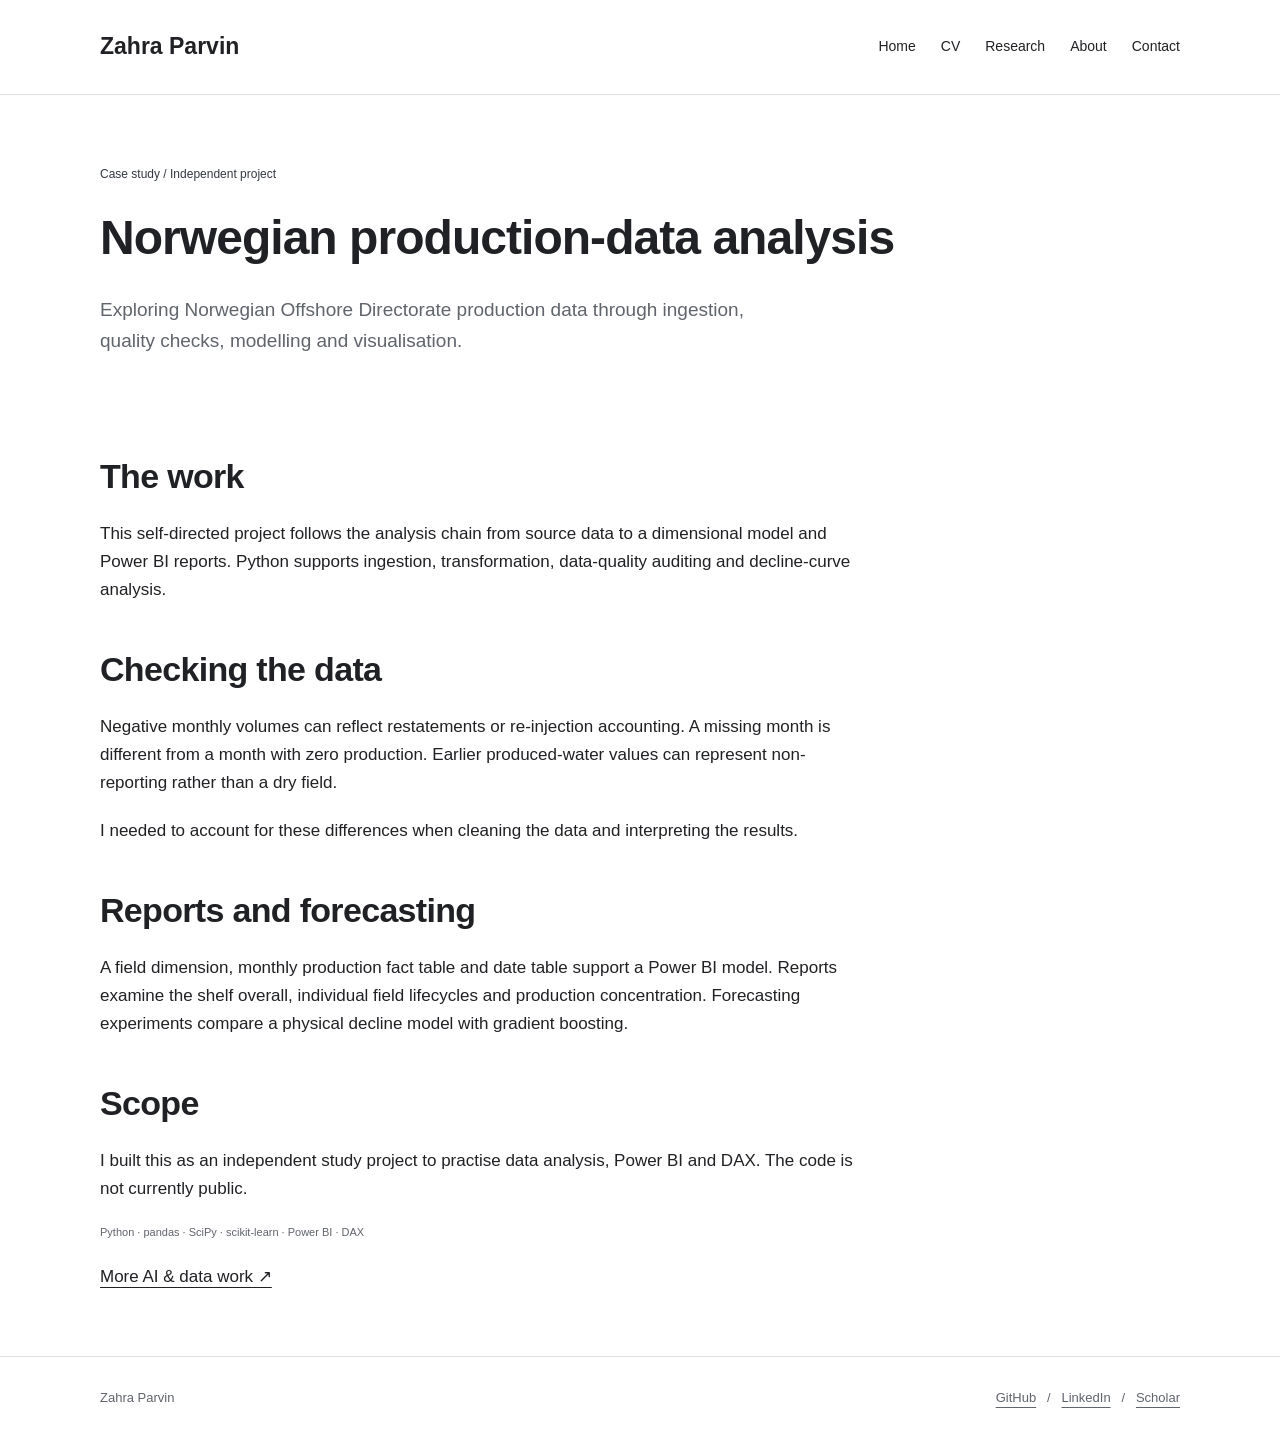
<file: norwegian-data.html>
<!doctype html><html lang="en"><head><meta charset="utf-8"><meta name="viewport" content="width=device-width, initial-scale=1"><title>Norwegian production data · Zahra Parvin</title><meta name="description" content="Zahra Parvin: computer vision, embedded systems and applied AI. Projects, publications and CV."><meta property="og:type" content="website"><meta property="og:title" content="Norwegian production data | Zahra Parvin"><meta property="og:description" content="Computer vision, AI and embedded engineer. M.Sc. NTNU/RPTU, 2026; thesis graded 1.0. Based in Kaiserslautern, seeking roles in Norway and Germany."><meta property="og:image" content="https://zahraparvin.github.io/portrait.jpg"><meta property="og:image:alt" content="Zahra Parvin"><meta property="og:url" content="https://zahraparvin.github.io/norwegian-data.html"><meta name="twitter:card" content="summary_large_image"><meta name="theme-color" content="#ffffff"><link rel="icon" href="favicon.svg" type="image/svg+xml"><link rel="stylesheet" href="style.css"></head><body><a class="skip" href="#main">Skip to content</a><header><div class="wrap"><nav aria-label="Main navigation"><a class="brand" href="index.html">Zahra Parvin</a><div class="links"><a href="index.html">Home</a><a href="cv.html">CV</a><a href="research.html">Research</a><a href="about.html">About</a><a href="contact.html">Contact</a></div></nav></div></header><main id="main" class="wrap"><div class="page-head"><span class="eyebrow">Case study / Independent project</span><h1>Norwegian production-data analysis</h1><p class="lead">Exploring Norwegian Offshore Directorate production data through ingestion, quality checks, modelling and visualisation.</p></div><article class="prose"><h2>The work</h2><p>This self-directed project follows the analysis chain from source data to a dimensional model and Power BI reports. Python supports ingestion, transformation, data-quality auditing and decline-curve analysis.</p><h2>Checking the data</h2><p>Negative monthly volumes can reflect restatements or re-injection accounting. A missing month is different from a month with zero production. Earlier produced-water values can represent non-reporting rather than a dry field.</p><p>I needed to account for these differences when cleaning the data and interpreting the results.</p><h2>Reports and forecasting</h2><p>A field dimension, monthly production fact table and date table support a Power BI model. Reports examine the shelf overall, individual field lifecycles and production concentration. Forecasting experiments compare a physical decline model with gradient boosting.</p><h2>Scope</h2><p>I built this as an independent study project to practise data analysis, Power BI and DAX. The code is not currently public.</p><p class="tags">Python · pandas · SciPy · scikit-learn · Power BI · DAX</p><a href="ai-data.html">More AI &amp; data work ↗</a></article></main><footer><div class="wrap footer-inner"><span>Zahra Parvin</span><span><a href="https://github.com/ZahraParvin">GitHub</a> &nbsp; / &nbsp; <a href="https://www.linkedin.com/in/zahraparvin/">LinkedIn</a> &nbsp; / &nbsp; <a href="https://scholar.google.com/citations?user=eEbs2mEAAAAJ">Scholar</a></span></div></footer></body></html>
</file>
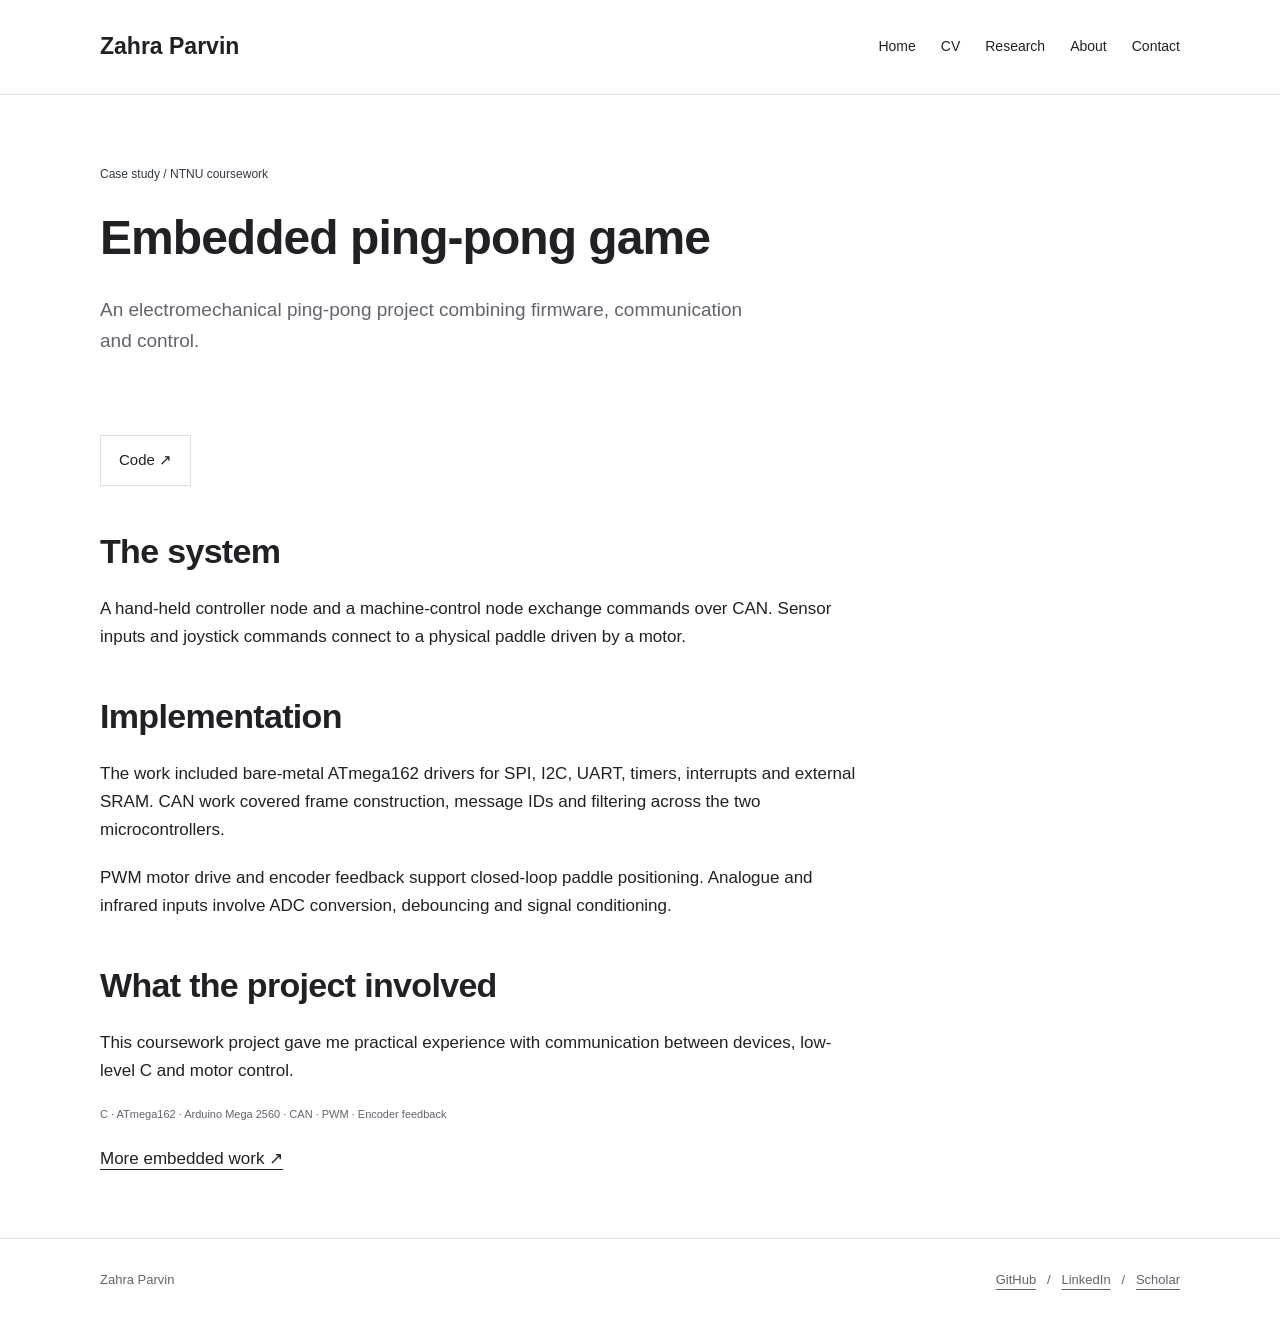
<file: pingpong.html>
<!doctype html><html lang="en"><head><meta charset="utf-8"><meta name="viewport" content="width=device-width, initial-scale=1"><title>CAN-connected ping-pong · Zahra Parvin</title><meta name="description" content="Zahra Parvin: computer vision, embedded systems and applied AI. Projects, publications and CV."><meta property="og:type" content="website"><meta property="og:title" content="CAN-connected ping-pong | Zahra Parvin"><meta property="og:description" content="Computer vision, AI and embedded engineer. M.Sc. NTNU/RPTU, 2026; thesis graded 1.0. Based in Kaiserslautern, seeking roles in Norway and Germany."><meta property="og:image" content="https://zahraparvin.github.io/portrait.jpg"><meta property="og:image:alt" content="Zahra Parvin"><meta property="og:url" content="https://zahraparvin.github.io/pingpong.html"><meta name="twitter:card" content="summary_large_image"><meta name="theme-color" content="#ffffff"><link rel="icon" href="favicon.svg" type="image/svg+xml"><link rel="stylesheet" href="style.css"></head><body><a class="skip" href="#main">Skip to content</a><header><div class="wrap"><nav aria-label="Main navigation"><a class="brand" href="index.html">Zahra Parvin</a><div class="links"><a href="index.html">Home</a><a href="cv.html">CV</a><a href="research.html">Research</a><a href="about.html">About</a><a href="contact.html">Contact</a></div></nav></div></header><main id="main" class="wrap"><div class="page-head"><span class="eyebrow">Case study / NTNU coursework</span><h1>Embedded ping-pong game</h1><p class="lead">An electromechanical ping-pong project combining firmware, communication and control.</p></div><div class="document-links"><a href="https://github.com/ZahraParvin/PingPong">Code ↗</a></div><article class="prose"><h2>The system</h2><p>A hand-held controller node and a machine-control node exchange commands over CAN. Sensor inputs and joystick commands connect to a physical paddle driven by a motor.</p><h2>Implementation</h2><p>The work included bare-metal ATmega162 drivers for SPI, I2C, UART, timers, interrupts and external SRAM. CAN work covered frame construction, message IDs and filtering across the two microcontrollers.</p><p>PWM motor drive and encoder feedback support closed-loop paddle positioning. Analogue and infrared inputs involve ADC conversion, debouncing and signal conditioning.</p><h2>What the project involved</h2><p>This coursework project gave me practical experience with communication between devices, low-level C and motor control.</p><p class="tags">C · ATmega162 · Arduino Mega 2560 · CAN · PWM · Encoder feedback</p><a href="embedded.html">More embedded work ↗</a></article></main><footer><div class="wrap footer-inner"><span>Zahra Parvin</span><span><a href="https://github.com/ZahraParvin">GitHub</a> &nbsp; / &nbsp; <a href="https://www.linkedin.com/in/zahraparvin/">LinkedIn</a> &nbsp; / &nbsp; <a href="https://scholar.google.com/citations?user=eEbs2mEAAAAJ">Scholar</a></span></div></footer></body></html>
</file>
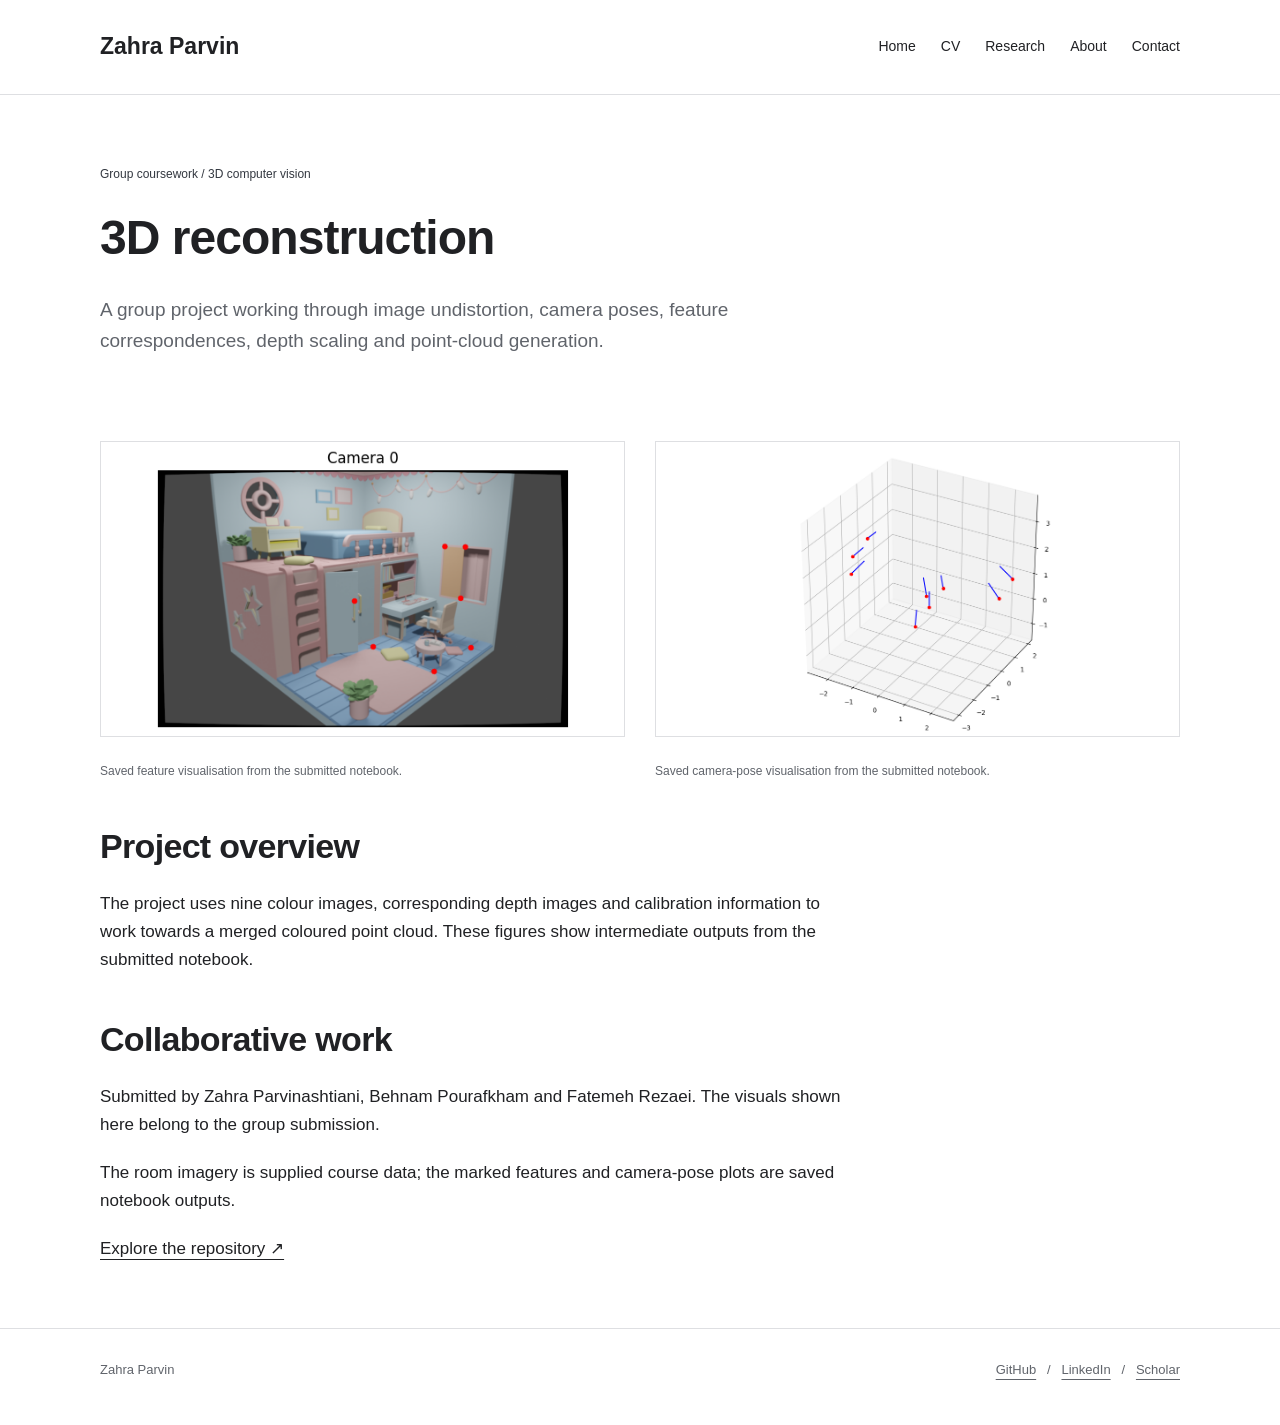
<file: reconstruction.html>
<!doctype html><html lang="en"><head><meta charset="utf-8"><meta name="viewport" content="width=device-width, initial-scale=1"><title>Dense 3D reconstruction · Zahra Parvin</title><meta name="description" content="Zahra Parvin: computer vision, embedded systems and applied AI. Projects, publications and CV."><meta property="og:type" content="website"><meta property="og:title" content="Dense 3D reconstruction | Zahra Parvin"><meta property="og:description" content="Computer vision, AI and embedded engineer. M.Sc. NTNU/RPTU, 2026; thesis graded 1.0. Based in Kaiserslautern, seeking roles in Norway and Germany."><meta property="og:image" content="https://zahraparvin.github.io/portrait.jpg"><meta property="og:image:alt" content="Zahra Parvin"><meta property="og:url" content="https://zahraparvin.github.io/reconstruction.html"><meta name="twitter:card" content="summary_large_image"><meta name="theme-color" content="#ffffff"><link rel="icon" href="favicon.svg" type="image/svg+xml"><link rel="stylesheet" href="style.css"></head><body><a class="skip" href="#main">Skip to content</a><header><div class="wrap"><nav aria-label="Main navigation"><a class="brand" href="index.html">Zahra Parvin</a><div class="links"><a href="index.html">Home</a><a href="cv.html">CV</a><a href="research.html">Research</a><a href="about.html">About</a><a href="contact.html">Contact</a></div></nav></div></header><main id="main" class="wrap"><div class="page-head"><span class="eyebrow">Group coursework / 3D computer vision</span><h1>3D reconstruction</h1><p class="lead">A group project working through image undistortion, camera poses, feature correspondences, depth scaling and point-cloud generation.</p></div><div class="project-gallery"><figure><a href="assets/feature-matching.png" target="_blank" rel="noopener"><img src="assets/feature-matching.png" alt="Feature positions on the room image for camera zero"></a><figcaption>Saved feature visualisation from the submitted notebook.</figcaption></figure><figure><a href="assets/camera-poses.png" target="_blank" rel="noopener"><img src="assets/camera-poses.png" alt="Camera poses plotted in three dimensions"></a><figcaption>Saved camera-pose visualisation from the submitted notebook.</figcaption></figure></div><article class="prose"><h2>Project overview</h2><p>The project uses nine colour images, corresponding depth images and calibration information to work towards a merged coloured point cloud. These figures show intermediate outputs from the submitted notebook.</p><h2>Collaborative work</h2><p>Submitted by Zahra Parvinashtiani, Behnam Pourafkham and Fatemeh Rezaei. The visuals shown here belong to the group submission.</p><p>The room imagery is supplied course data; the marked features and camera-pose plots are saved notebook outputs.</p><a href="https://github.com/ZahraParvin/3d_reconstruction">Explore the repository ↗</a></article></main><footer><div class="wrap footer-inner"><span>Zahra Parvin</span><span><a href="https://github.com/ZahraParvin">GitHub</a> &nbsp; / &nbsp; <a href="https://www.linkedin.com/in/zahraparvin/">LinkedIn</a> &nbsp; / &nbsp; <a href="https://scholar.google.com/citations?user=eEbs2mEAAAAJ">Scholar</a></span></div></footer></body></html>
</file>
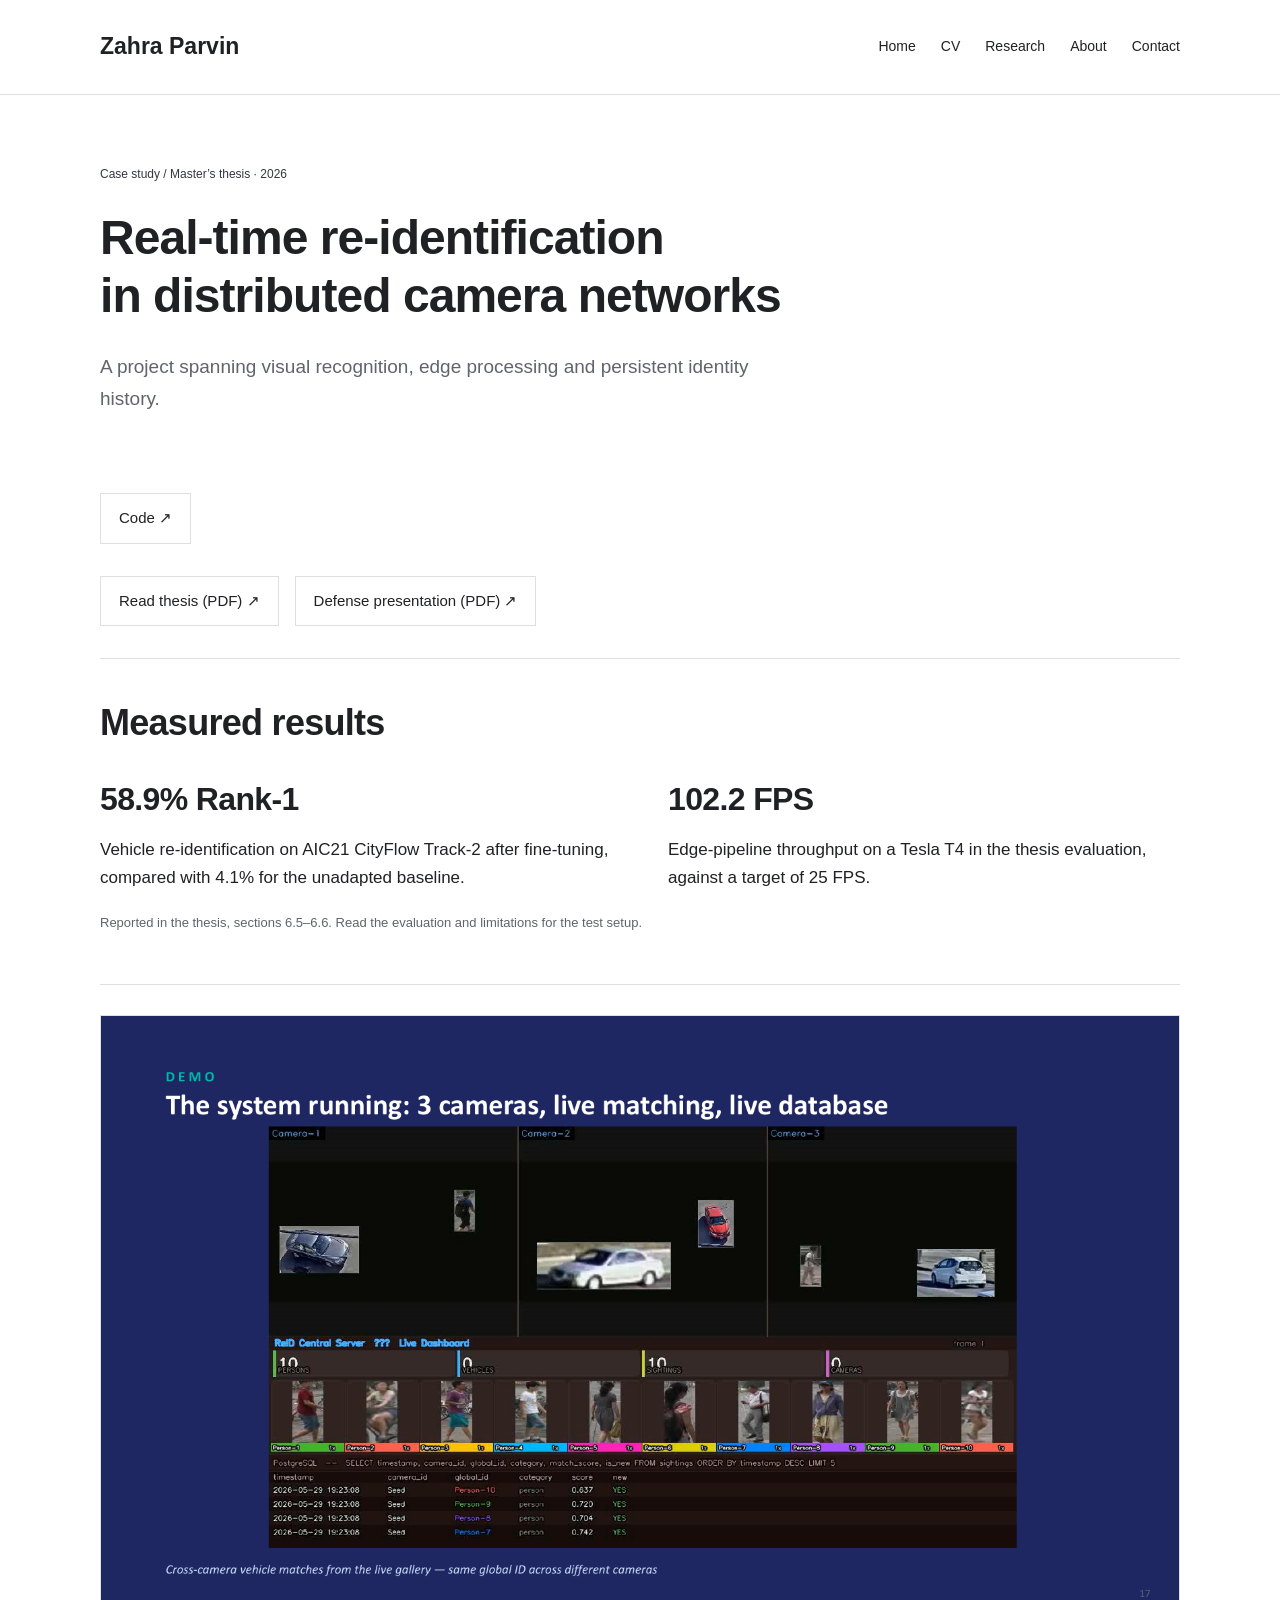
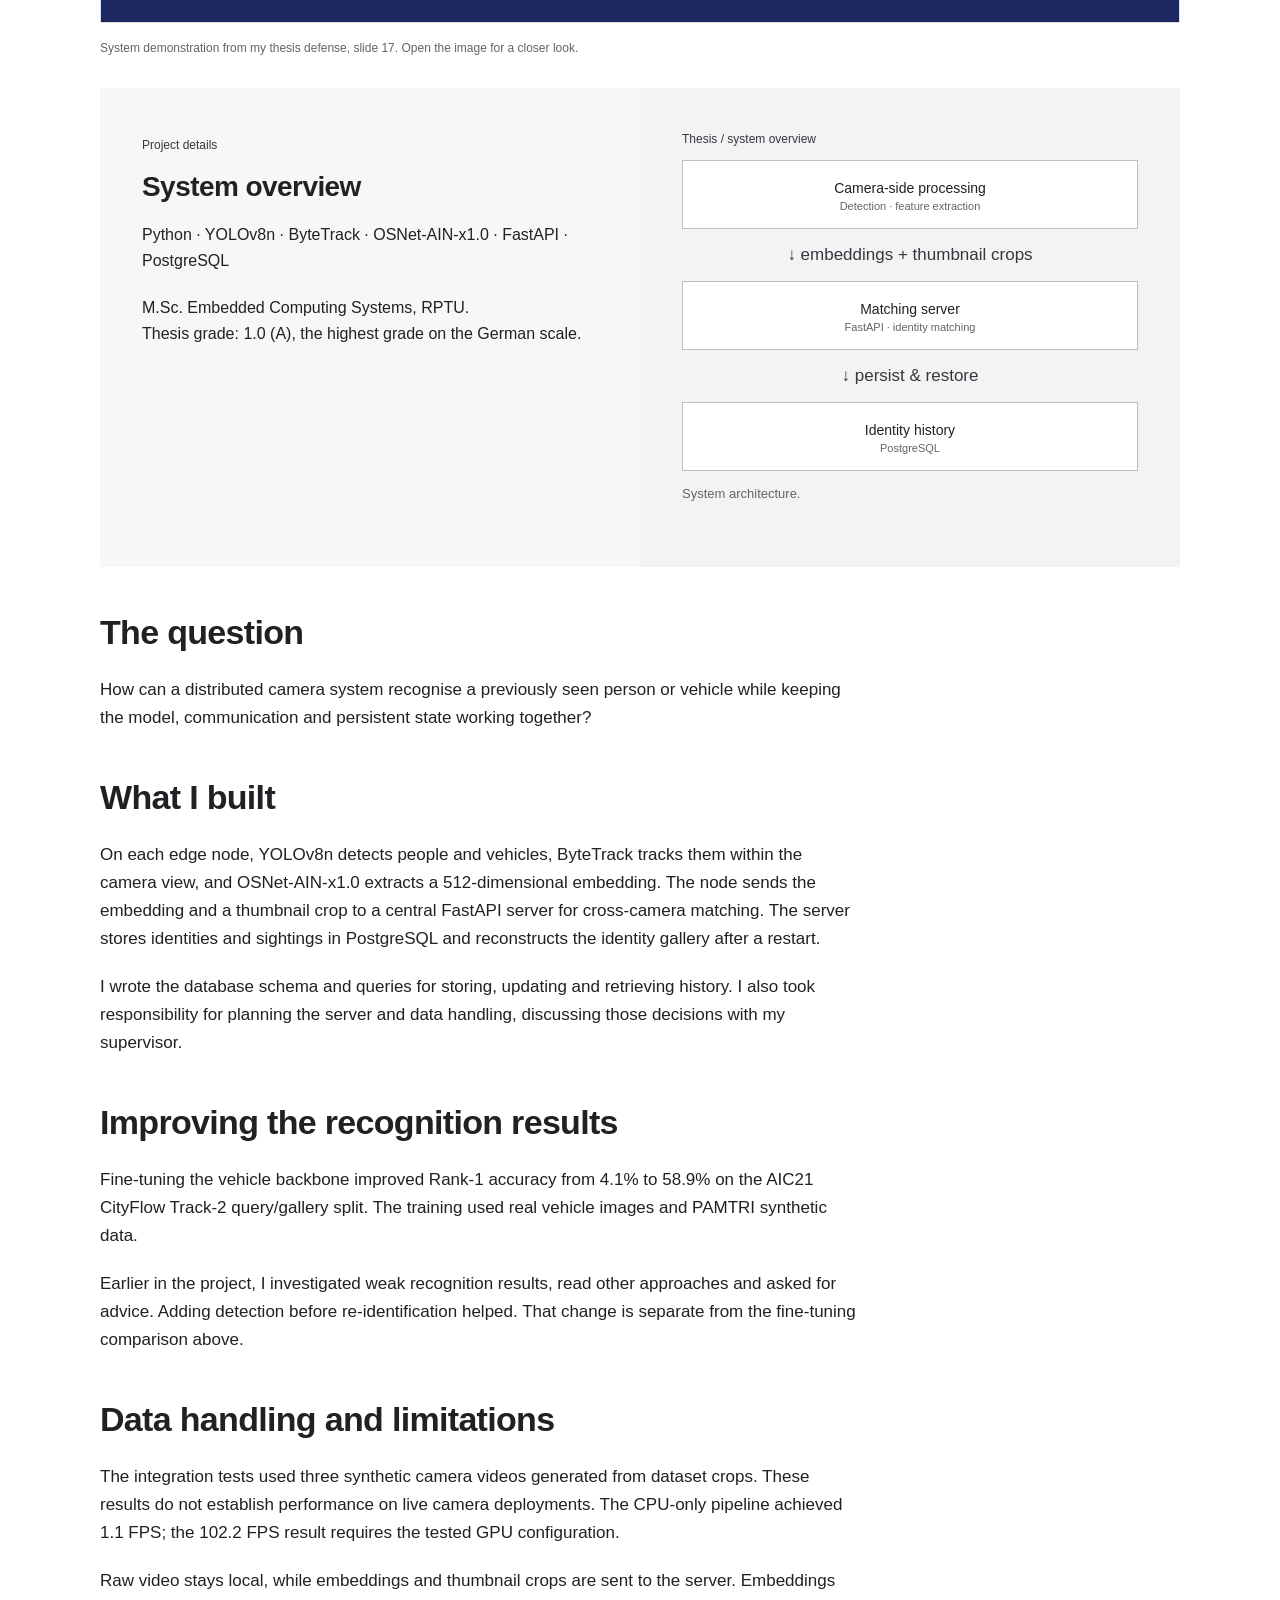
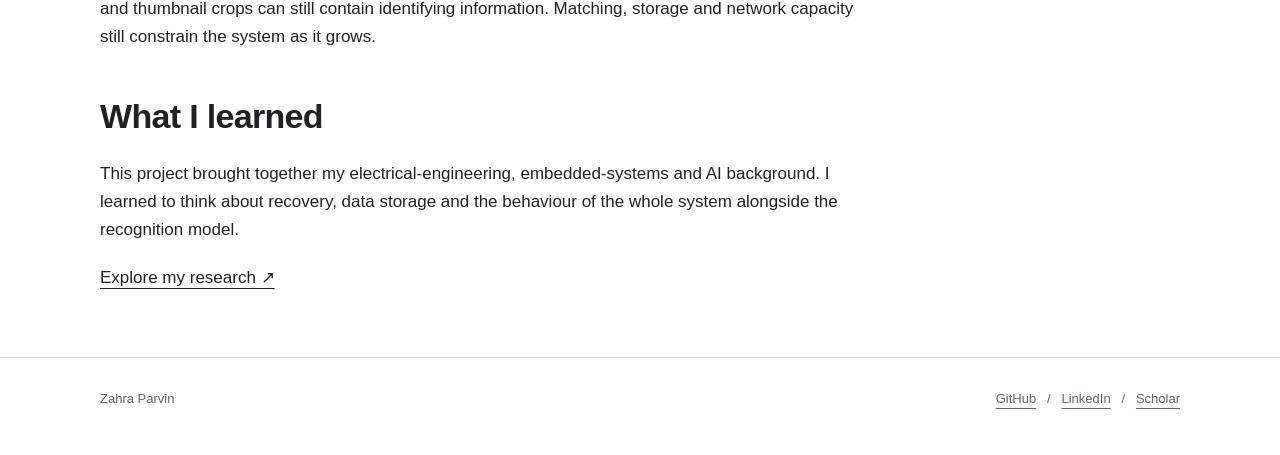
<file: reidentification.html>
<!doctype html><html lang="en"><head><meta charset="utf-8"><meta name="viewport" content="width=device-width, initial-scale=1"><title>Distributed camera re-identification · Zahra Parvin</title><meta name="description" content="Zahra Parvin: computer vision, embedded systems and applied AI. Projects, publications and CV."><meta property="og:type" content="website"><meta property="og:title" content="Distributed camera re-identification | Zahra Parvin"><meta property="og:description" content="Computer vision, AI and embedded engineer. M.Sc. NTNU/RPTU, 2026; thesis graded 1.0. Based in Kaiserslautern, seeking roles in Norway and Germany."><meta property="og:image" content="https://zahraparvin.github.io/portrait.jpg"><meta property="og:image:alt" content="Zahra Parvin"><meta property="og:url" content="https://zahraparvin.github.io/reidentification.html"><meta name="twitter:card" content="summary_large_image"><meta name="theme-color" content="#ffffff"><link rel="icon" href="favicon.svg" type="image/svg+xml"><link rel="stylesheet" href="style.css"></head><body><a class="skip" href="#main">Skip to content</a><header><div class="wrap"><nav aria-label="Main navigation"><a class="brand" href="index.html">Zahra Parvin</a><div class="links"><a href="index.html">Home</a><a href="cv.html">CV</a><a href="research.html">Research</a><a href="about.html">About</a><a href="contact.html">Contact</a></div></nav></div></header><main id="main" class="wrap"><div class="page-head"><span class="eyebrow">Case study / Master’s thesis · 2026</span><h1>Real-time re-identification<br>in distributed camera networks</h1><p class="lead">A project spanning visual recognition, edge processing and persistent identity history.</p></div><div class="document-links"><a href="https://github.com/ZahraParvin/ReID">Code ↗</a></div><div class="document-links"><a href="documents/thesis-zahra-parvin.pdf" target="_blank" rel="noopener">Read thesis (PDF) ↗</a><a href="documents/thesis-presentation.pdf" target="_blank" rel="noopener">Defense presentation (PDF) ↗</a></div><section class="results"><h2>Measured results</h2><div class="two"><div><h3>58.9% Rank-1</h3><p>Vehicle re-identification on AIC21 CityFlow Track-2 after fine-tuning, compared with 4.1% for the unadapted baseline.</p></div><div><h3>102.2 FPS</h3><p>Edge-pipeline throughput on a Tesla T4 in the thesis evaluation, against a target of 25 FPS.</p></div></div><p class="note">Reported in the thesis, sections 6.5–6.6. Read the evaluation and limitations for the test setup.</p></section><figure class="project-visual"><a href="assets/thesis-demo.png" target="_blank" rel="noopener"><img src="assets/thesis-demo.png" alt="Thesis defense slide showing three camera views, the identity gallery and database sightings" loading="lazy" width="1600" height="900"></a><figcaption>System demonstration from my thesis defense, slide 17. Open the image for a closer look.</figcaption></figure><div class="feature"><div class="feature-copy"><span class="eyebrow">Project details</span><h3>System overview</h3><p>Python · YOLOv8n · ByteTrack · OSNet-AIN-x1.0 · FastAPI · PostgreSQL</p><p>M.Sc. Embedded Computing Systems, RPTU.<br>Thesis grade: 1.0 (A), the highest grade on the German scale.</p></div><div class="diagram" role="img" aria-label="Thesis architecture: camera-side detection and feature extraction, then an API server for matching, and PostgreSQL for persistent identities and sightings"><span class="eyebrow">Thesis / system overview</span><div class="node">Camera-side processing<span>Detection · feature extraction</span></div><div class="arrow">↓ embeddings + thumbnail crops</div><div class="node">Matching server<span>FastAPI · identity matching</span></div><div class="arrow">↓ persist &amp; restore</div><div class="node">Identity history<span>PostgreSQL</span></div><p class="note">System architecture.</p></div></div><article class="prose"><h2>The question</h2><p>How can a distributed camera system recognise a previously seen person or vehicle while keeping the model, communication and persistent state working together?</p><h2>What I built</h2><p>On each edge node, YOLOv8n detects people and vehicles, ByteTrack tracks them within the camera view, and OSNet-AIN-x1.0 extracts a 512-dimensional embedding. The node sends the embedding and a thumbnail crop to a central FastAPI server for cross-camera matching. The server stores identities and sightings in PostgreSQL and reconstructs the identity gallery after a restart.</p><p>I wrote the database schema and queries for storing, updating and retrieving history. I also took responsibility for planning the server and data handling, discussing those decisions with my supervisor.</p><h2>Improving the recognition results</h2><p>Fine-tuning the vehicle backbone improved Rank-1 accuracy from 4.1% to 58.9% on the AIC21 CityFlow Track-2 query/gallery split. The training used real vehicle images and PAMTRI synthetic data.</p><p>Earlier in the project, I investigated weak recognition results, read other approaches and asked for advice. Adding detection before re-identification helped. That change is separate from the fine-tuning comparison above.</p><h2>Data handling and limitations</h2><p>The integration tests used three synthetic camera videos generated from dataset crops. These results do not establish performance on live camera deployments. The CPU-only pipeline achieved 1.1 FPS; the 102.2 FPS result requires the tested GPU configuration.</p><p>Raw video stays local, while embeddings and thumbnail crops are sent to the server. Embeddings and thumbnail crops can still contain identifying information. Matching, storage and network capacity still constrain the system as it grows.</p><h2>What I learned</h2><p>This project brought together my electrical-engineering, embedded-systems and AI background. I learned to think about recovery, data storage and the behaviour of the whole system alongside the recognition model.</p><a href="research.html">Explore my research ↗</a></article></main><footer><div class="wrap footer-inner"><span>Zahra Parvin</span><span><a href="https://github.com/ZahraParvin">GitHub</a> &nbsp; / &nbsp; <a href="https://www.linkedin.com/in/zahraparvin/">LinkedIn</a> &nbsp; / &nbsp; <a href="https://scholar.google.com/citations?user=eEbs2mEAAAAJ">Scholar</a></span></div></footer></body></html>
</file>
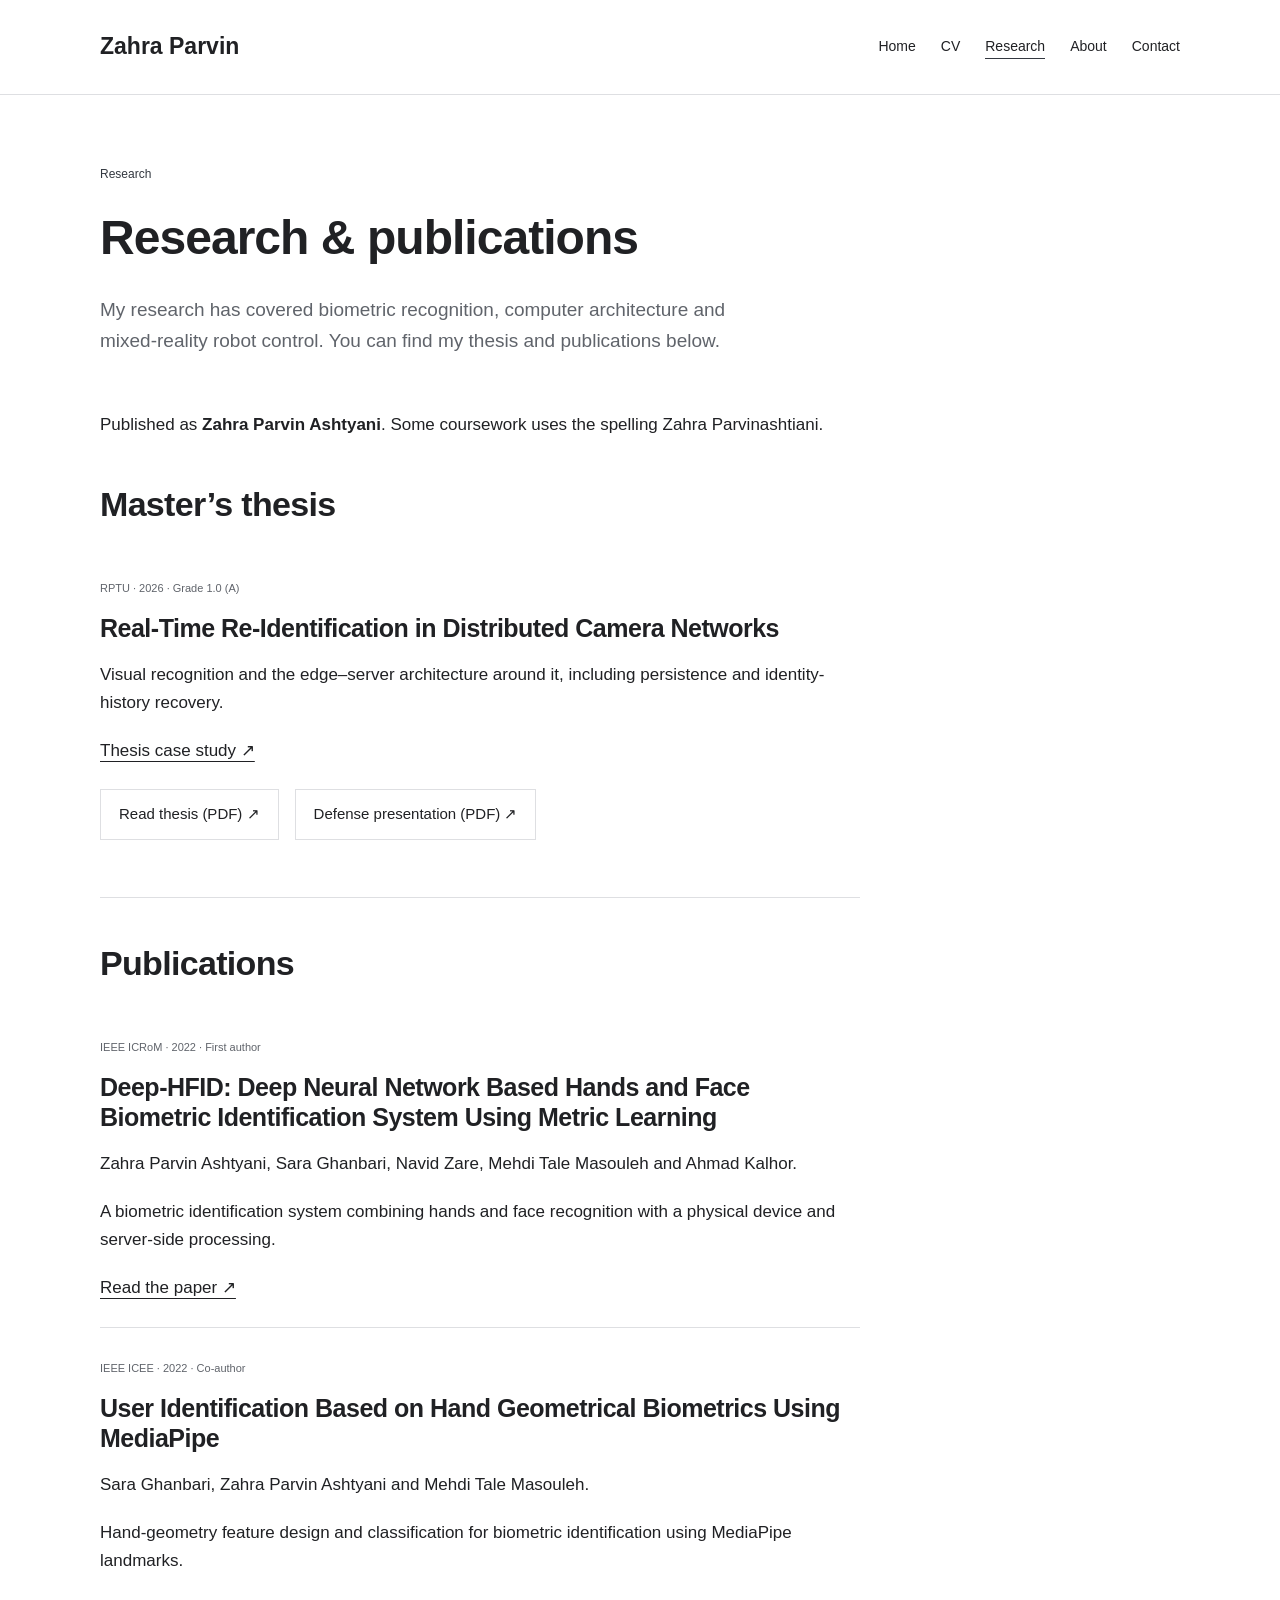
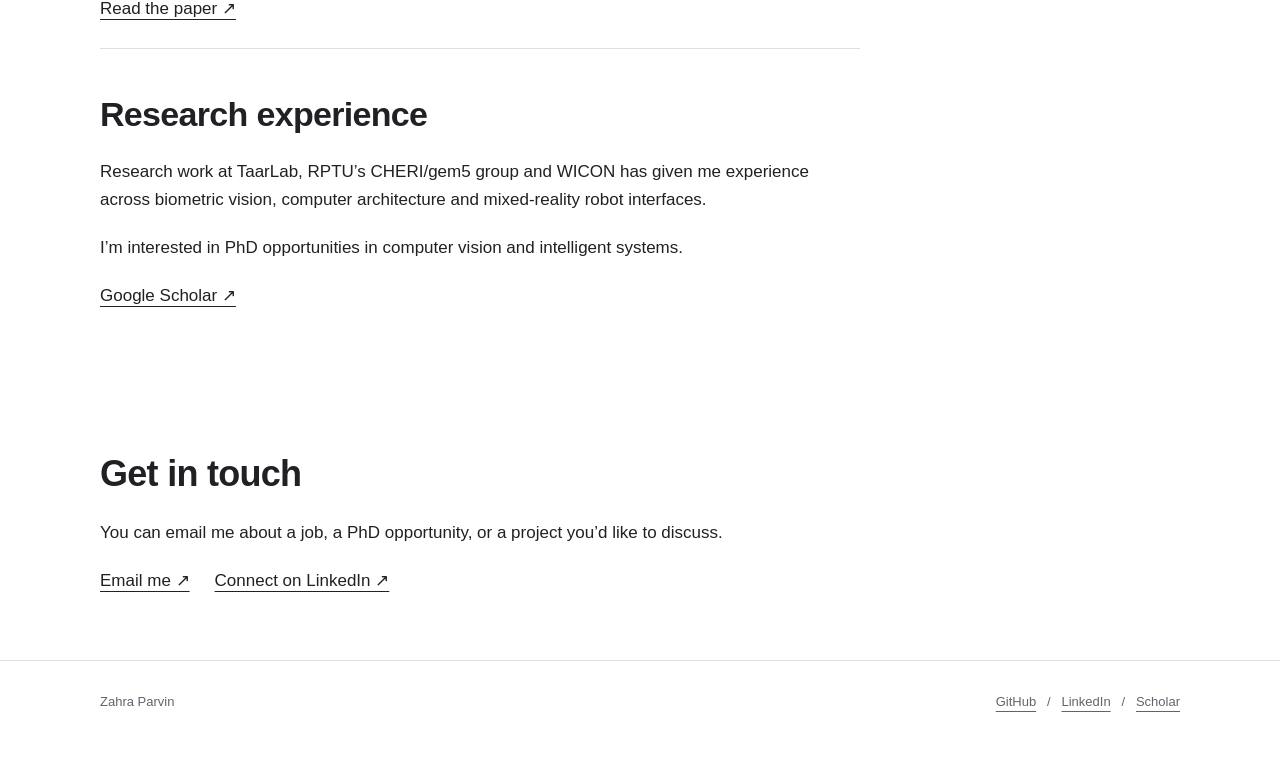
<file: research.html>
<!doctype html><html lang="en"><head><meta charset="utf-8"><meta name="viewport" content="width=device-width, initial-scale=1"><title>Research & publications · Zahra Parvin</title><meta name="description" content="Zahra Parvin: computer vision, embedded systems and applied AI. Projects, publications and CV."><meta property="og:type" content="website"><meta property="og:title" content="Research &amp; publications | Zahra Parvin"><meta property="og:description" content="Computer vision, AI and embedded engineer. M.Sc. NTNU/RPTU, 2026; thesis graded 1.0. Based in Kaiserslautern, seeking roles in Norway and Germany."><meta property="og:image" content="https://zahraparvin.github.io/portrait.jpg"><meta property="og:image:alt" content="Zahra Parvin"><meta property="og:url" content="https://zahraparvin.github.io/research.html"><meta name="twitter:card" content="summary_large_image"><meta name="theme-color" content="#ffffff"><link rel="icon" href="favicon.svg" type="image/svg+xml"><link rel="stylesheet" href="style.css"></head><body><a class="skip" href="#main">Skip to content</a><header><div class="wrap"><nav aria-label="Main navigation"><a class="brand" href="index.html">Zahra Parvin</a><div class="links"><a href="index.html">Home</a><a href="cv.html">CV</a><a href="research.html" aria-current="page">Research</a><a href="about.html">About</a><a href="contact.html">Contact</a></div></nav></div></header><main id="main" class="wrap"><div class="page-head"><span class="eyebrow">Research</span><h1>Research &amp; publications</h1><p class="lead">My research has covered biometric recognition, computer architecture and mixed-reality robot control. You can find my thesis and publications below.</p></div><div class="prose"><p>Published as <strong>Zahra Parvin Ashtyani</strong>. Some coursework uses the spelling Zahra Parvinashtiani.</p><h2>Master’s thesis</h2><article class="paper"><span class="tags">RPTU · 2026 · Grade 1.0 (A)</span><h3>Real-Time Re-Identification in Distributed Camera Networks</h3><p>Visual recognition and the edge–server architecture around it, including persistence and identity-history recovery.</p><a href="reidentification.html">Thesis case study ↗</a><div class="document-links"><a href="documents/thesis-zahra-parvin.pdf" target="_blank" rel="noopener">Read thesis (PDF) ↗</a><a href="documents/thesis-presentation.pdf" target="_blank" rel="noopener">Defense presentation (PDF) ↗</a></div></article><h2>Publications</h2><article class="paper"><span class="tags">IEEE ICRoM · 2022 · First author</span><h3>Deep-HFID: Deep Neural Network Based Hands and Face Biometric Identification System Using Metric Learning</h3><p>Zahra Parvin Ashtyani, Sara Ghanbari, Navid Zare, Mehdi Tale Masouleh and Ahmad Kalhor.</p><p>A biometric identification system combining hands and face recognition with a physical device and server-side processing.</p><a href="https://doi.org/10.1109/ICRoM57054.2022.10025110">Read the paper ↗</a></article><article class="paper"><span class="tags">IEEE ICEE · 2022 · Co-author</span><h3>User Identification Based on Hand Geometrical Biometrics Using MediaPipe</h3><p>Sara Ghanbari, Zahra Parvin Ashtyani and Mehdi Tale Masouleh.</p><p>Hand-geometry feature design and classification for biometric identification using MediaPipe landmarks.</p><a href="https://doi.org/10.1109/ICEE55646.2022.9827056">Read the paper ↗</a></article><h2>Research experience</h2><p>Research work at TaarLab, RPTU’s CHERI/gem5 group and WICON has given me experience across biometric vision, computer architecture and mixed-reality robot interfaces.</p><p>I’m interested in PhD opportunities in computer vision and intelligent systems.</p><a href="https://scholar.google.com/citations?user=eEbs2mEAAAAJ">Google Scholar ↗</a></div><section class="contact"><h2>Get in touch</h2><p>You can email me about a job, a PhD opportunity, or a project you’d like to discuss.</p><div class="contact-links"><a href="mailto:zahraparvin1999@gmail.com">Email me ↗</a><a href="https://www.linkedin.com/in/zahraparvin/">Connect on LinkedIn ↗</a></div></section></main><footer><div class="wrap footer-inner"><span>Zahra Parvin</span><span><a href="https://github.com/ZahraParvin">GitHub</a> &nbsp; / &nbsp; <a href="https://www.linkedin.com/in/zahraparvin/">LinkedIn</a> &nbsp; / &nbsp; <a href="https://scholar.google.com/citations?user=eEbs2mEAAAAJ">Scholar</a></span></div></footer></body></html>
</file>
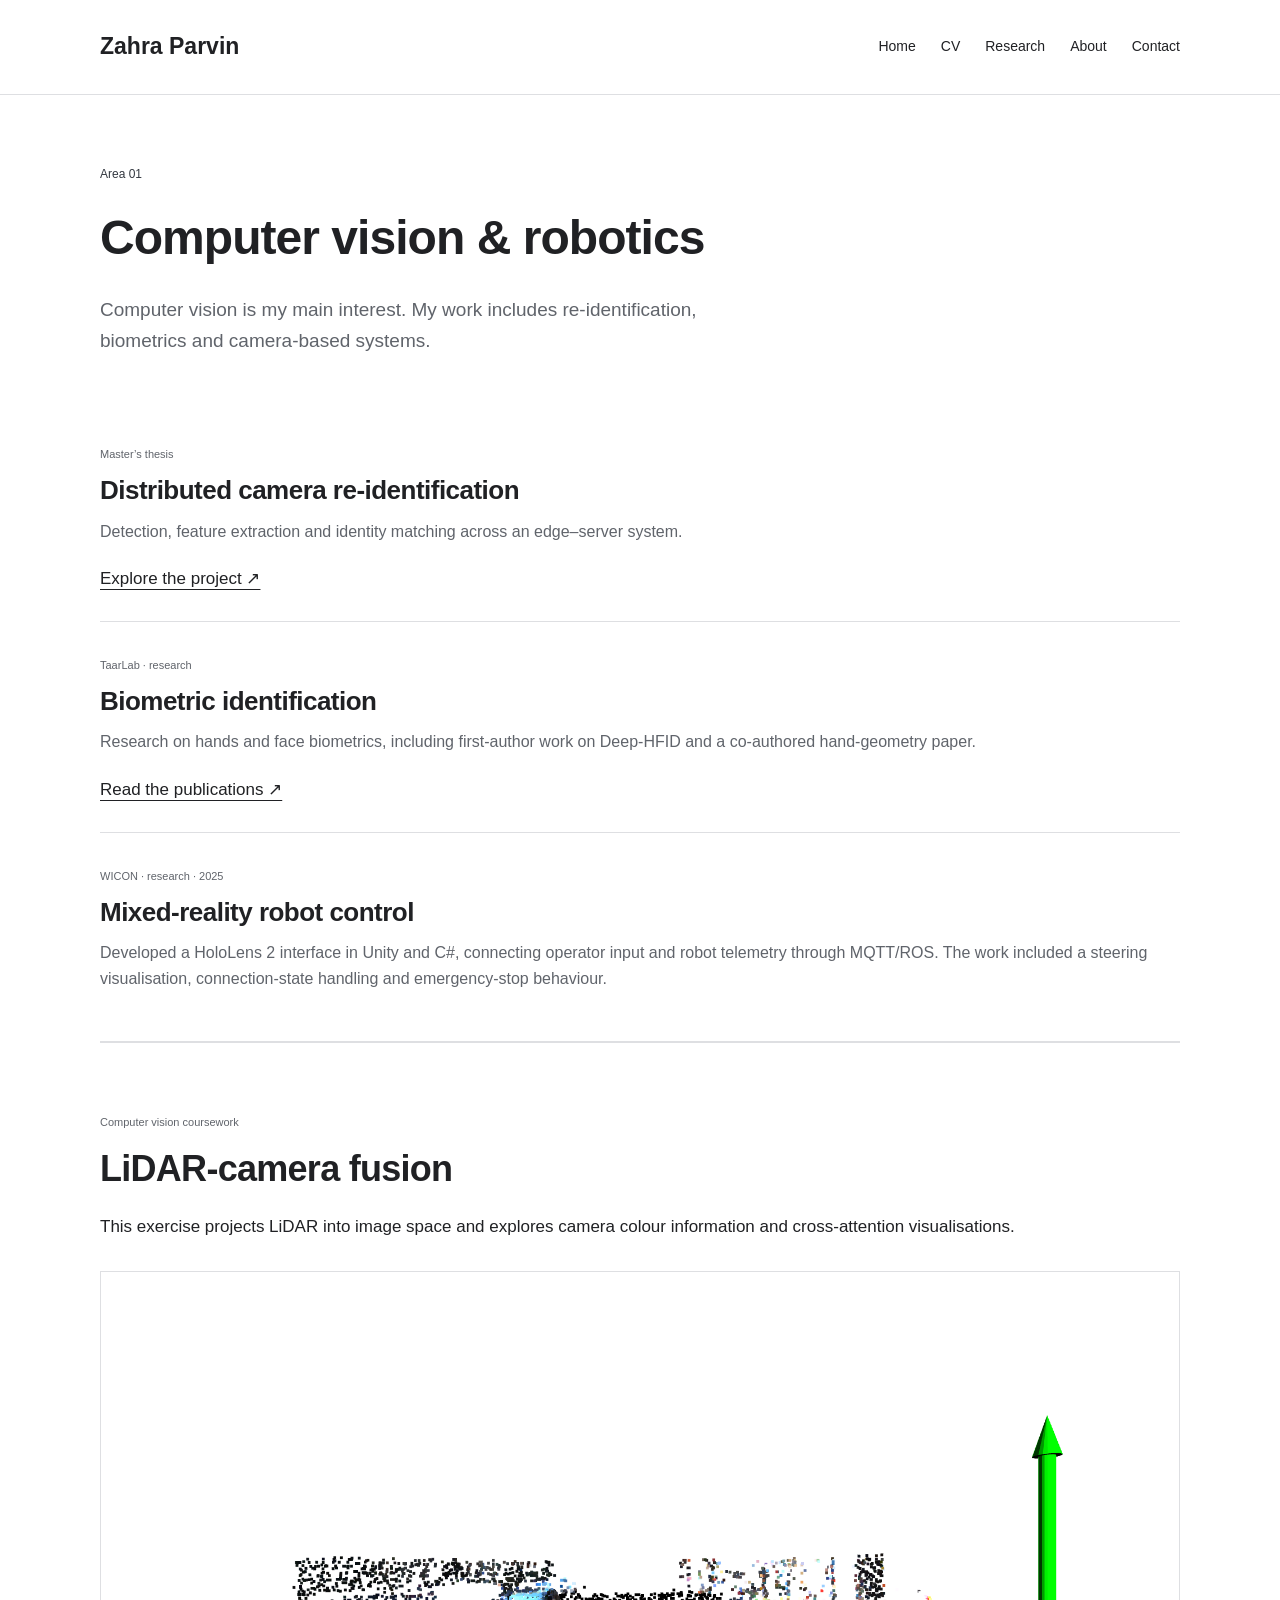
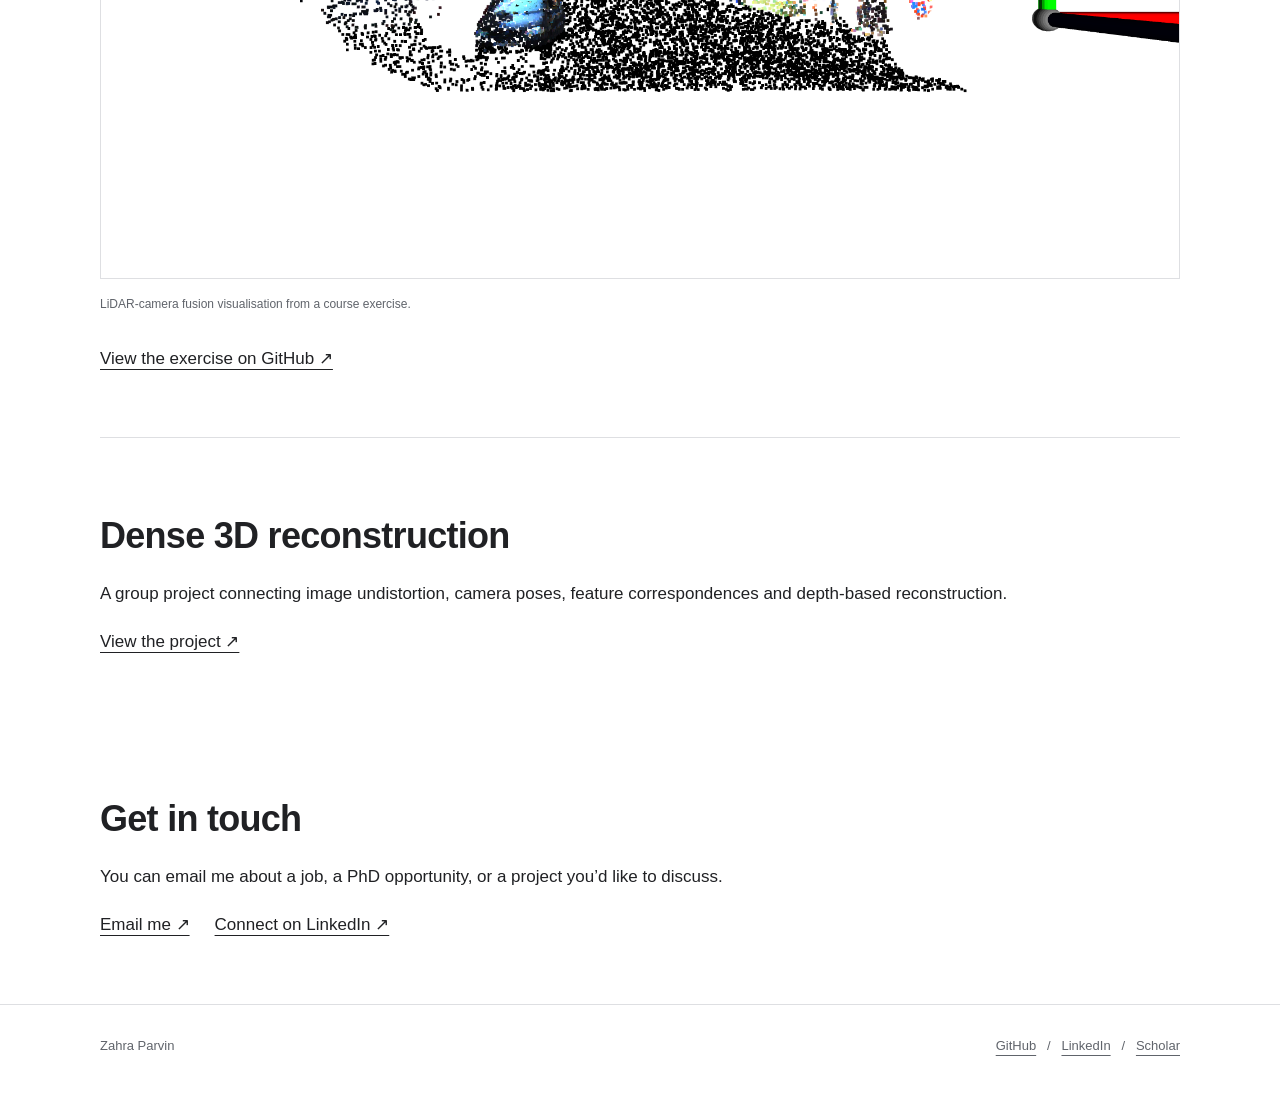
<file: vision.html>
<!doctype html><html lang="en"><head><meta charset="utf-8"><meta name="viewport" content="width=device-width, initial-scale=1"><title>Vision & robotics · Zahra Parvin</title><meta name="description" content="Zahra Parvin: computer vision, embedded systems and applied AI. Projects, publications and CV."><meta property="og:type" content="website"><meta property="og:title" content="Vision &amp; robotics | Zahra Parvin"><meta property="og:description" content="Computer vision, AI and embedded engineer. M.Sc. NTNU/RPTU, 2026; thesis graded 1.0. Based in Kaiserslautern, seeking roles in Norway and Germany."><meta property="og:image" content="https://zahraparvin.github.io/portrait.jpg"><meta property="og:image:alt" content="Zahra Parvin"><meta property="og:url" content="https://zahraparvin.github.io/vision.html"><meta name="twitter:card" content="summary_large_image"><meta name="theme-color" content="#ffffff"><link rel="icon" href="favicon.svg" type="image/svg+xml"><link rel="stylesheet" href="style.css"></head><body><a class="skip" href="#main">Skip to content</a><header><div class="wrap"><nav aria-label="Main navigation"><a class="brand" href="index.html">Zahra Parvin</a><div class="links"><a href="index.html">Home</a><a href="cv.html">CV</a><a href="research.html">Research</a><a href="about.html">About</a><a href="contact.html">Contact</a></div></nav></div></header><main id="main" class="wrap"><div class="page-head"><span class="eyebrow">Area 01</span><h1>Computer vision &amp; robotics</h1><p class="lead">Computer vision is my main interest. My work includes re-identification, biometrics and camera-based systems.</p></div><article class="project-row"><span class="tags">Master’s thesis</span><h3>Distributed camera re-identification</h3><p>Detection, feature extraction and identity matching across an edge–server system.</p><a href="reidentification.html">Explore the project ↗</a></article><article class="project-row"><span class="tags">TaarLab · research</span><h3>Biometric identification</h3><p>Research on hands and face biometrics, including first-author work on Deep-HFID and a co-authored hand-geometry paper.</p><a href="research.html">Read the publications ↗</a></article><article class="project-row"><span class="tags">WICON · research · 2025</span><h3>Mixed-reality robot control</h3><p>Developed a HoloLens 2 interface in Unity and C#, connecting operator input and robot telemetry through MQTT/ROS. The work included a steering visualisation, connection-state handling and emergency-stop behaviour.</p></article><section class="section" id="sensor-fusion"><span class="tags">Computer vision coursework</span><h2>LiDAR-camera fusion</h2><p>This exercise projects LiDAR into image space and explores camera colour information and cross-attention visualisations.</p><figure class="project-visual"><a href="assets/fusion.png" target="_blank" rel="noopener"><img src="assets/fusion.png" alt="Sensor fusion exercise output showing a coloured point cloud in image view" loading="lazy"></a><figcaption>LiDAR-camera fusion visualisation from a course exercise.</figcaption></figure><a href="https://github.com/ZahraParvin/Advanced-Topics-in-Computer-Vision-and-Deep-Learning/tree/main/Ex3%20Multi-SensorFusion">View the exercise on GitHub ↗</a></section><section class="section"><h2>Dense 3D reconstruction</h2><p>A group project connecting image undistortion, camera poses, feature correspondences and depth-based reconstruction.</p><a href="reconstruction.html">View the project ↗</a></section><section class="contact"><h2>Get in touch</h2><p>You can email me about a job, a PhD opportunity, or a project you’d like to discuss.</p><div class="contact-links"><a href="mailto:zahraparvin1999@gmail.com">Email me ↗</a><a href="https://www.linkedin.com/in/zahraparvin/">Connect on LinkedIn ↗</a></div></section></main><footer><div class="wrap footer-inner"><span>Zahra Parvin</span><span><a href="https://github.com/ZahraParvin">GitHub</a> &nbsp; / &nbsp; <a href="https://www.linkedin.com/in/zahraparvin/">LinkedIn</a> &nbsp; / &nbsp; <a href="https://scholar.google.com/citations?user=eEbs2mEAAAAJ">Scholar</a></span></div></footer></body></html>
</file>
<file: style.css>
:root{--paper:#ffffff;--ink:#202124;--muted:#60646b;--line:#dedfe2;--accent:#333840;--panel:#f7f7f7}*{box-sizing:border-box}html{scroll-behavior:smooth}body{margin:0;background:var(--paper);color:var(--ink);font:17px/1.65 Arial,Helvetica,sans-serif}a{color:inherit;text-underline-offset:5px}a:hover{color:var(--accent)}a:focus-visible,button:focus-visible{outline:3px solid var(--accent);outline-offset:5px}.wrap{max-width:1160px;margin:auto;padding:0 40px}header{border-bottom:1px solid var(--line)}nav{min-height:94px;display:flex;justify-content:space-between;align-items:center;gap:25px}.brand{font:600 23px/1.3 Arial,Helvetica,sans-serif;text-decoration:none}.links{display:flex;gap:25px;flex-wrap:wrap;font-size:14px}.links a{text-decoration:none}.links a[aria-current=page]{border-bottom:1px solid var(--accent)}.skip{position:absolute;left:-9999px}.skip:focus{left:15px;top:10px;background:white;padding:10px;z-index:10}.eyebrow{font:12px/1.5 Arial,Helvetica,sans-serif;text-transform:none;letter-spacing:0;color:var(--accent)}h1,h2,h3{font-family:Arial,Helvetica,sans-serif;font-weight:600;line-height:1.2;letter-spacing:-.02em}h1{font-size:clamp(34px,4.2vw,52px);margin:22px 0 27px}h2{font-size:clamp(27px,3vw,36px);margin:12px 0 23px}h3{font-size:28px;margin:12px 0 18px}p{margin:0 0 20px}.lead{font-size:19px;color:var(--muted);max-width:670px}.hero{display:grid;grid-template-columns:1.6fr 1fr;gap:85px;padding:76px 0 70px;align-items:center}.portrait{width:100%;height:auto;aspect-ratio:1;object-fit:cover;object-position:center 30%;border-radius:50%;display:block}figure{margin:0}figcaption{font:12px/1.6 Arial,Helvetica,sans-serif;color:var(--muted);margin-top:16px}.actions{display:flex;gap:24px;flex-wrap:wrap;align-items:center;margin-top:30px}.button{display:inline-block;background:var(--ink);color:var(--paper);padding:12px 21px;text-decoration:none;border:1px solid var(--ink);font-size:14px}.button:hover{background:var(--accent);color:white;border-color:var(--accent)}.section{border-top:1px solid var(--line);padding:64px 0}.section-head{display:flex;justify-content:space-between;align-items:end;gap:30px;margin-bottom:25px}.section-head h2{margin-bottom:0}.small{font-size:14px;color:var(--muted)}.paths{display:grid;grid-template-columns:repeat(3,1fr);gap:34px}.path{padding:23px 0;border-top:2px solid var(--ink);text-decoration:none}.path p{font-size:15px;color:var(--muted)}.num{font:12px Arial,Helvetica,sans-serif;color:var(--accent)}.feature{display:grid;grid-template-columns:1fr 1fr;background:var(--panel);margin-top:30px}.feature-copy{padding:42px}.feature-copy p{font-size:16px}.diagram{padding:42px;display:flex;flex-direction:column;justify-content:center;gap:12px;background:#f3f3f3}.node{border:1px solid #bcbec2;padding:16px;text-align:center;background:#ffffff;font-size:14px}.node span{display:block;font:11px Arial,Helvetica,sans-serif;color:var(--muted)}.arrow{text-align:center;color:var(--accent)}.two{display:grid;grid-template-columns:1fr 1fr;gap:56px}.project-row{padding:28px 0;border-bottom:1px solid var(--line)}.project-row h3{font-size:26px;margin:8px 0 12px}.project-row p{font-size:16px;color:var(--muted)}.tags{font:11px/1.8 Arial,Helvetica,sans-serif;letter-spacing:0;text-transform:none;color:var(--muted)}.about-quote{font:19px/1.65 Arial,Helvetica,sans-serif;max-width:480px}.page-head{padding:64px 0 35px;max-width:850px}.page-head h1{font-size:clamp(34px,4.2vw,48px)}.prose{max-width:760px;padding-bottom:65px}.prose h2{font-size:34px;margin-top:45px}.prose h3{font-size:25px}.prose li{margin-bottom:10px}.paper{padding:25px 0;border-bottom:1px solid var(--line)}.paper h3{font-size:25px}.timeline{display:grid;grid-template-columns:150px 1fr;gap:25px;border-top:1px solid var(--line);padding:25px 0}.timeline h3{margin:0 0 12px}.callout{border-left:2px solid var(--accent);padding:12px 0 12px 25px;margin:30px 0}footer{border-top:1px solid var(--line);padding:30px 0 45px;font-size:13px;color:var(--muted)}.footer-inner{display:flex;justify-content:space-between;gap:24px;flex-wrap:wrap}.contact{padding:65px 0}.contact h2{max-width:680px}.contact-links{display:flex;flex-wrap:wrap;gap:25px}.back{font-size:14px}.note{font-size:13px;color:var(--muted)}@media(max-width:760px){.wrap{padding:0 23px}nav{align-items:start;padding:24px 0;flex-direction:column;gap:18px}.links{gap:18px}.hero{grid-template-columns:1fr;gap:35px;padding:45px 0}.hero figure{max-width:290px}.portrait{height:auto;aspect-ratio:1}.paths,.two,.feature{grid-template-columns:1fr}.paths{gap:12px}.feature-copy,.diagram{padding:27px}.section{padding:43px 0}.section-head{display:block}.section-head>a{display:inline-block;margin-top:16px}.timeline{grid-template-columns:1fr;gap:10px}.page-head{padding-top:42px}.about-quote{font-size:19px}}@media(prefers-reduced-motion:reduce){html{scroll-behavior:auto}}@media print{header,footer,.actions{display:none}body{background:white;font-size:12px}.wrap{max-width:none}.page-head{padding:15px 0}h1{font-size:32px}.timeline{break-inside:avoid}.contact{padding:15px 0}}

.project-visual{margin:30px 0}.project-visual img{display:block;width:100%;height:auto;border:1px solid var(--line);background:#fff}.project-visual a{display:block}.project-gallery{display:grid;grid-template-columns:1fr 1fr;gap:30px;margin:30px 0}.project-gallery img{width:100%;height:260px;object-fit:contain;background:#fff;border:1px solid var(--line)}.document-links{display:flex;gap:16px;flex-wrap:wrap;margin:24px 0 32px}.document-links a{padding:12px 18px;border:1px solid var(--line);font-size:15px;text-decoration:none}.document-links a:hover{background:#f4f4f4}.feature-media{display:flex;align-items:center;padding:24px;background:#fff}.feature-media img{width:100%;height:auto}.feature-media figure{width:100%}@media(max-width:760px){.project-gallery{grid-template-columns:1fr}.project-gallery img{height:auto}.feature-media{padding:20px}}
.results{border-block:1px solid var(--line);padding:30px 0;margin:30px 0}.results h3{font-size:32px}.project-gallery img{height:auto;aspect-ratio:16/9;object-fit:contain}.hero .lead + .lead{font-size:17px}
</file>
